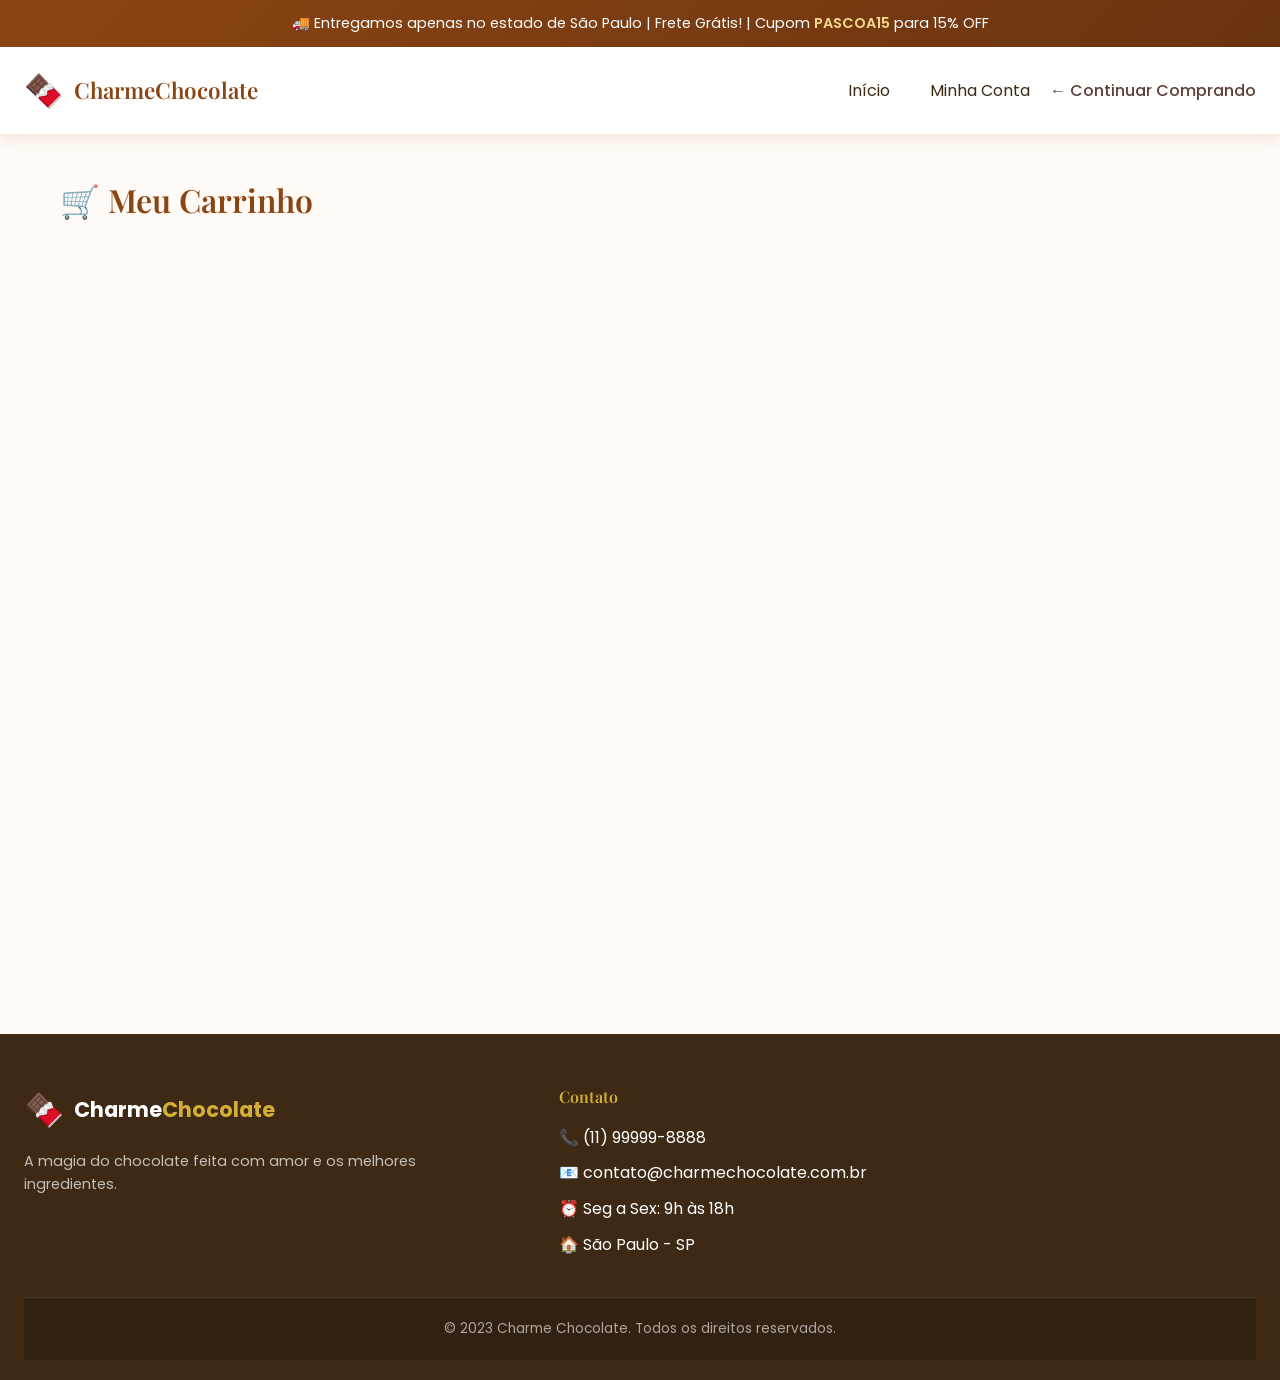
<file: checkout.html>
<!DOCTYPE html>
<html lang="pt-BR">
<head>
    <meta charset="UTF-8">
    <meta name="viewport" content="width=device-width, initial-scale=1.0">
    <title>Carrinho - Charme Chocolate</title>
    <link rel="preconnect" href="https://fonts.googleapis.com">
    <link rel="preconnect" href="https://fonts.gstatic.com" crossorigin>
    <link href="https://fonts.googleapis.com/css2?family=Playfair+Display:wght@400;500;600;700&family=Poppins:wght@300;400;500;600&display=swap" rel="stylesheet">
    <link rel="stylesheet" href="styles.css">
    <style>
        .checkout-page {
            min-height: 100vh;
            background: var(--bg-light);
            padding: 40px 0;
        }
        
        .checkout-container {
            max-width: 1200px;
            margin: 0 auto;
            padding: 0 20px;
        }
        
        .checkout-header {
            display: flex;
            align-items: center;
            justify-content: space-between;
            margin-bottom: 40px;
        }
        
        .checkout-header h1 {
            font-size: 2rem;
            color: var(--primary);
        }
        
        .back-btn {
            display: inline-flex;
            align-items: center;
            gap: 8px;
            color: var(--text-medium);
            font-weight: 500;
            transition: var(--transition);
        }
        
        .back-btn:hover {
            color: var(--primary);
        }
        
        .checkout-grid {
            display: grid;
            grid-template-columns: 1fr 450px;
            gap: 40px;
        }
        
        .cart-items-section {
            background: var(--white);
            border-radius: var(--radius-lg);
            padding: 30px;
            box-shadow: var(--shadow-sm);
        }
        
        .cart-items-section textarea {
            width: 100%;
            padding: 12px 15px;
            border: 2px solid var(--secondary);
            border-radius: var(--radius-md);
            font-size: 0.95rem;
            font-family: inherit;
            resize: vertical;
            min-height: 80px;
        }
        
        .cart-items-section textarea:focus {
            border-color: var(--primary);
            outline: none;
        }
        
        .cart-items-header {
            display: flex;
            justify-content: space-between;
            align-items: center;
            margin-bottom: 20px;
            padding-bottom: 20px;
            border-bottom: 1px solid rgba(139, 69, 19, 0.1);
        }
        
        .cart-items-header h2 {
            font-size: 1.3rem;
            color: var(--text-dark);
        }
        
        .clear-cart-btn {
            background: none;
            border: none;
            color: #E53935;
            cursor: pointer;
            font-size: 0.9rem;
            font-weight: 500;
        }
        
        .cart-item {
            display: flex;
            gap: 20px;
            padding: 20px 0;
            border-bottom: 1px solid rgba(139, 69, 19, 0.1);
        }
        
        .cart-item:last-child {
            border-bottom: none;
        }
        
        .cart-item-image {
            width: 100px;
            height: 100px;
            border-radius: var(--radius-md);
            overflow: hidden;
            flex-shrink: 0;
        }
        
        .cart-item-image img {
            width: 100%;
            height: 100%;
            object-fit: cover;
        }
        
        .cart-item-details {
            flex: 1;
        }
        
        .cart-item-details h3 {
            font-size: 1.1rem;
            color: var(--text-dark);
            margin-bottom: 5px;
        }
        
        .cart-item-details .product-category {
            font-size: 0.85rem;
            color: var(--text-light);
            margin-bottom: 10px;
        }
        
        .cart-item-details .price-current {
            font-size: 1.1rem;
            font-weight: 600;
            color: var(--primary);
        }
        
        .cart-item-actions {
            display: flex;
            flex-direction: column;
            align-items: flex-end;
            gap: 10px;
        }
        
        .quantity-controls {
            display: flex;
            align-items: center;
            gap: 10px;
        }
        
        .qty-btn {
            width: 32px;
            height: 32px;
            border: 2px solid var(--secondary);
            background: var(--white);
            border-radius: var(--radius-sm);
            cursor: pointer;
            font-size: 1.2rem;
            color: var(--primary);
            transition: var(--transition);
        }
        
        .qty-btn:hover {
            background: var(--primary);
            border-color: var(--primary);
            color: var(--white);
        }
        
        .qty-value {
            font-weight: 600;
            min-width: 30px;
            text-align: center;
        }
        
        .remove-item-btn {
            background: none;
            border: none;
            color: #E53935;
            cursor: pointer;
            font-size: 0.85rem;
            display: flex;
            align-items: center;
            gap: 5px;
        }
        
        .remove-item-btn:hover {
            text-decoration: underline;
        }
        
        .cart-summary-section {
            position: sticky;
            top: 120px;
        }
        
        .summary-card {
            background: var(--white);
            border-radius: var(--radius-lg);
            padding: 30px;
            box-shadow: var(--shadow-sm);
        }
        
        .summary-card h2 {
            font-size: 1.3rem;
            color: var(--text-dark);
            margin-bottom: 20px;
            padding-bottom: 20px;
            border-bottom: 1px solid rgba(139, 69, 19, 0.1);
        }
        
        .summary-row {
            display: flex;
            justify-content: space-between;
            margin-bottom: 15px;
            color: var(--text-medium);
        }
        
        .summary-row.total {
            font-size: 1.2rem;
            font-weight: 600;
            color: var(--text-dark);
            margin-top: 20px;
            padding-top: 20px;
            border-top: 2px solid var(--secondary);
        }
        
        .summary-row.total .price-current {
            color: var(--primary);
            font-size: 1.5rem;
        }
        
        .coupon-section {
            margin: 20px 0;
        }
        
        .coupon-input-group {
            display: flex;
            gap: 10px;
        }
        
        .coupon-input-group input {
            flex: 1;
            padding: 12px 15px;
            border: 2px solid var(--secondary);
            border-radius: var(--radius-md);
            font-size: 0.95rem;
            outline: none;
        }
        
        .coupon-input-group input:focus {
            border-color: var(--primary);
        }
        
        .coupon-btn {
            padding: 12px 20px;
            background: var(--secondary);
            border: none;
            border-radius: var(--radius-md);
            font-weight: 500;
            cursor: pointer;
            transition: var(--transition);
        }
        
        .coupon-btn:hover {
            background: var(--primary);
            color: var(--white);
        }
        
        .coupon-success {
            display: none;
            color: #2E7D32;
            font-size: 0.85rem;
            margin-top: 8px;
            font-weight: 500;
        }
        
        .coupon-success.show {
            display: block;
        }
        
        .login-required-notice {
            background: #fff3cd;
            border: 2px solid #ffc107;
            border-radius: var(--radius-md);
            padding: 15px;
            margin-top: 20px;
            text-align: center;
        }
        
        .login-required-notice p {
            color: #856404;
            margin-bottom: 10px;
            font-size: 0.9rem;
        }
        
        .btn-create-account {
            display: inline-block;
            padding: 10px 25px;
            background: linear-gradient(135deg, var(--primary) 0%, var(--primary-dark) 100%);
            color: var(--white);
            border-radius: var(--radius-full);
            font-weight: 500;
            text-decoration: none;
            transition: var(--transition);
        }
        
        .btn-create-account:hover {
            transform: translateY(-2px);
            box-shadow: 0 4px 15px rgba(139, 69, 19, 0.3);
        }
        
        .checkout-form {
            margin-top: 30px;
            transition: opacity 0.3s ease;
        }
        
        .form-section {
            margin-bottom: 25px;
        }
        
        .form-section h3 {
            font-size: 1.1rem;
            color: var(--text-dark);
            margin-bottom: 15px;
        }
        
        .form-row {
            display: grid;
            grid-template-columns: 1fr 1fr;
            gap: 15px;
        }
        
        .form-row.address-row {
            display: flex;
            gap: 15px;
        }
        
        .form-row.address-row .form-group:first-child {
            flex: 2;
        }
        
        .form-row.address-row .form-group:last-child {
            flex: 0 0 120px;
        }
        
        .form-group {
            margin-bottom: 15px;
        }
        
        .form-group.full {
            grid-column: span 2;
        }
        
        .form-group label {
            display: block;
            margin-bottom: 8px;
            font-weight: 500;
            color: var(--text-medium);
            font-size: 0.9rem;
        }
        
        .form-group label .required {
            color: #E53935;
        }
        
        .form-group input,
        .form-group select,
        .form-group textarea {
            width: 100%;
            padding: 12px 15px;
            border: 2px solid var(--secondary);
            border-radius: var(--radius-md);
            font-size: 0.95rem;
            font-family: inherit;
            outline: none;
            transition: var(--transition);
        }
        
        .form-group textarea {
            resize: vertical;
            min-height: 80px;
        }
        
        .form-group input:focus,
        .form-group select:focus,
        .form-group textarea:focus {
            border-color: var(--primary);
        }
        
        .form-group input.error {
            border-color: #E53935;
        }
        
        .form-group input:disabled {
            background: #f5f5f5;
            cursor: not-allowed;
        }
        
        .cep-loading {
            display: none;
            font-size: 0.8rem;
            color: var(--text-light);
            margin-top: 5px;
        }
        
        .cep-loading.show {
            display: block;
        }
        
        .payment-methods-checkout {
            display: flex;
            flex-direction: column;
            gap: 10px;
        }
        
        .payment-option {
            display: flex;
            align-items: center;
            gap: 15px;
            padding: 15px;
            border: 2px solid var(--secondary);
            border-radius: var(--radius-md);
            cursor: pointer;
            transition: var(--transition);
        }
        
        .payment-option:hover,
        .payment-option.selected {
            border-color: var(--primary);
            background: var(--bg-cream);
        }
        
        .payment-option input {
            display: none;
        }
        
        .payment-radio {
            width: 20px;
            height: 20px;
            border: 2px solid var(--secondary);
            border-radius: 50%;
            position: relative;
            flex-shrink: 0;
        }
        
        .payment-option.selected .payment-radio {
            border-color: var(--primary);
        }
        
        .payment-option.selected .payment-radio::after {
            content: '';
            position: absolute;
            top: 50%;
            left: 50%;
            transform: translate(-50%, -50%);
            width: 10px;
            height: 10px;
            background: var(--primary);
            border-radius: 50%;
        }
        
        .payment-icon {
            font-size: 1.5rem;
            flex-shrink: 0;
        }
        
        .payment-info {
            flex: 1;
        }
        
        .payment-info h4 {
            font-size: 0.95rem;
            color: var(--text-dark);
            margin-bottom: 3px;
        }
        
        .payment-info p {
            font-size: 0.8rem;
            color: var(--text-light);
        }
        
        .card-fields {
            display: none;
            margin-top: 20px;
            padding: 20px;
            background: var(--bg-cream);
            border-radius: var(--radius-md);
        }
        
        .card-fields.show {
            display: block;
        }
        
        .card-fields h4 {
            font-size: 1rem;
            color: var(--text-dark);
            margin-bottom: 15px;
        }
        
        .card-brand-icons {
            display: flex;
            gap: 10px;
            margin-bottom: 15px;
        }
        
        .card-brand {
            padding: 8px 12px;
            background: var(--white);
            border-radius: var(--radius-sm);
            font-size: 0.8rem;
            border: 1px solid #ddd;
        }
        
        .finish-order-btn {
            width: 100%;
            padding: 16px;
            background: linear-gradient(135deg, var(--primary) 0%, var(--primary-dark) 100%);
            color: var(--white);
            border: none;
            border-radius: var(--radius-full);
            font-size: 1.1rem;
            font-weight: 600;
            cursor: pointer;
            transition: var(--transition);
            margin-top: 20px;
        }
        
        .finish-order-btn:hover {
            transform: translateY(-2px);
            box-shadow: 0 6px 20px rgba(139, 69, 19, 0.4);
        }
        
        .empty-cart {
            text-align: center;
            padding: 60px 20px;
        }
        
        .empty-cart-icon {
            font-size: 5rem;
            margin-bottom: 20px;
        }
        
        .empty-cart h2 {
            color: var(--text-dark);
            margin-bottom: 10px;
        }
        
        .empty-cart p {
            color: var(--text-light);
            margin-bottom: 25px;
        }
        
        .empty-cart .btn {
            background: var(--primary);
            color: var(--white);
            padding: 14px 32px;
            border-radius: var(--radius-full);
            display: inline-block;
        }
        
        .order-success {
            display: none;
            text-align: center;
            padding: 60px 20px;
            background: var(--white);
            border-radius: var(--radius-lg);
        }
        
        .order-success.show {
            display: block;
        }
        
        .order-success-icon {
            font-size: 5rem;
            margin-bottom: 20px;
        }
        
        .order-success h2 {
            color: var(--primary);
            margin-bottom: 15px;
        }
        
        .order-success p {
            color: var(--text-medium);
            margin-bottom: 25px;
        }
        
        .order-details {
            background: var(--bg-cream);
            padding: 20px;
            border-radius: var(--radius-md);
            margin: 20px 0;
            text-align: left;
        }
        
        .order-details p {
            margin-bottom: 10px;
        }
        
        .loading-modal {
            display: none;
            position: fixed;
            top: 0;
            left: 0;
            width: 100%;
            height: 100%;
            background: rgba(0, 0, 0, 0.8);
            z-index: 99999;
            justify-content: center;
            align-items: center;
            padding: 20px;
        }
        
        .loading-modal.show {
            display: flex;
        }
        
        .loading-modal-content {
            background: var(--white);
            border-radius: var(--radius-lg);
            padding: 40px;
            text-align: center;
            max-width: 350px;
        }
        
        .loading-spinner {
            width: 60px;
            height: 60px;
            border: 5px solid var(--bg-cream);
            border-top: 5px solid var(--primary);
            border-radius: 50%;
            margin: 0 auto 20px;
            animation: spin 1s linear infinite;
        }
        
        @keyframes spin {
            0% { transform: rotate(0deg); }
            100% { transform: rotate(360deg); }
        }
        
        .loading-modal-content h3 {
            color: var(--text-dark);
            margin-bottom: 10px;
            font-size: 1.2rem;
        }
        
        .loading-modal-content p {
            color: var(--text-light);
            font-size: 0.95rem;
        }
        
        .pix-modal {
            display: none;
            position: fixed;
            top: 0;
            left: 0;
            width: 100%;
            height: 100%;
            background: rgba(0, 0, 0, 0.7);
            z-index: 9999;
            justify-content: center;
            align-items: center;
            padding: 20px;
        }
        
        .pix-modal.show {
            display: flex;
        }
        
        .pix-modal-content {
            background: var(--white);
            border-radius: var(--radius-md);
            padding: 25px;
            max-width: 400px;
            width: 100%;
            text-align: center;
            animation: modalSlide 0.3s ease;
            max-height: 90vh;
            overflow-y: auto;
        }
        
        @keyframes modalSlide {
            from {
                transform: translateY(-30px);
                opacity: 0;
            }
            to {
                transform: translateY(0);
                opacity: 1;
            }
        }
        
        .pix-modal-icon {
            font-size: 2.5rem;
            margin-bottom: 15px;
        }
        
        .pix-modal h2 {
            color: var(--primary);
            margin-bottom: 10px;
            font-size: 1.2rem;
        }
        
        .pix-modal p {
            color: var(--text-medium);
            margin-bottom: 15px;
            font-size: 0.9rem;
        }
        
        .pix-code-box {
            background: var(--bg-cream);
            padding: 15px;
            border-radius: var(--radius-md);
            margin: 15px 0;
            border: 2px dashed var(--primary);
        }
        
        .pix-code {
            font-family: monospace;
            font-size: 1.1rem;
            font-weight: 600;
            color: var(--primary);
            word-break: break-all;
        }
        
        .pix-copy-btn {
            background: var(--secondary);
            color: var(--white);
            border: none;
            padding: 8px 16px;
            border-radius: var(--radius-md);
            cursor: pointer;
            font-weight: 500;
            margin-top: 10px;
            transition: var(--transition);
            font-size: 0.85rem;
        }
        
        .pix-copy-btn:hover {
            background: var(--primary);
        }
        
        .pix-instructions {
            background: #FFF3E0;
            padding: 12px;
            border-radius: var(--radius-md);
            margin: 15px 0;
            text-align: left;
        }
        
        .pix-instructions h4 {
            color: #E65100;
            margin-bottom: 8px;
            font-size: 0.85rem;
        }
        
        .pix-instructions ol {
            padding-left: 18px;
            color: var(--text-medium);
            font-size: 0.8rem;
        }
        
        .pix-instructions li {
            margin-bottom: 3px;
        }
        
        .pix-confirm-btn {
            width: 100%;
            padding: 12px;
            background: linear-gradient(135deg, #25D366 0%, #128C7E 100%);
            color: var(--white);
            border: none;
            border-radius: var(--radius-md);
            font-size: 0.95rem;
            font-weight: 600;
            cursor: pointer;
            transition: var(--transition);
            margin-top: 10px;
        }
        
        .pix-confirm-btn:hover {
            transform: translateY(-2px);
            box-shadow: 0 4px 15px rgba(37, 211, 102, 0.4);
        }
        
        .pix-cancel-btn {
            background: none;
            border: none;
            color: var(--text-light);
            cursor: pointer;
            margin-top: 10px;
            font-size: 0.85rem;
        }
        
        .pix-cancel-btn:hover {
            color: var(--text-dark);
        }
        
        @media (max-width: 480px) {
            .pix-modal-content {
                padding: 15px;
                max-width: 95%;
                margin: 10px;
            }
            
            .pix-modal h2 {
                font-size: 1rem;
            }
            
            .pix-code {
                font-size: 0.85rem;
            }
            
            .pix-modal-icon {
                font-size: 2rem;
            }
            
            .pix-instructions {
                padding: 10px;
            }
            
            .pix-instructions ol {
                font-size: 0.75rem;
            }
        }
        
        @media (max-width: 968px) {
            .checkout-grid {
                grid-template-columns: 1fr;
            }
            
            .cart-summary-section {
                position: static;
            }
            
            .cart-items-section,
            .cart-summary-section {
                padding: 20px;
            }
        }
        
        @media (max-width: 600px) {
            .checkout-page {
                padding: 20px 10px;
            }
            
            .cart-item {
                flex-direction: column;
                align-items: flex-start;
                margin-bottom: 15px;
                padding-bottom: 15px;
            }
            
            .cart-item-image {
                width: 100%;
                height: 150px;
            }
            
            .cart-item-details {
                width: 100%;
                margin-bottom: 10px;
            }
            
            .cart-item-details h3 {
                font-size: 0.95rem;
            }
            
            .cart-item-actions {
                flex-direction: row;
                justify-content: space-between;
                align-items: center;
                width: 100%;
            }
            
            .quantity-controls {
                width: auto;
            }
            
            .remove-item-btn {
                font-size: 0.8rem;
                padding: 8px 12px;
            }
            
            .form-row {
                grid-template-columns: 1fr;
                gap: 0;
            }
            
            .form-group {
                margin-bottom: 15px;
            }
            
            .form-group.full {
                grid-column: span 1;
            }
            
            .form-row.address-row {
                flex-direction: column;
            }
            
            .form-row.address-row .form-group {
                flex: unset !important;
                width: 100%;
            }
            
            .summary-card {
                padding: 20px;
            }
            
            .summary-row {
                font-size: 0.9rem;
            }
            
            .summary-row.total {
                font-size: 1.1rem;
            }
            
            .checkout-form {
                margin-top: 20px;
            }
            
            .form-section h3 {
                font-size: 1rem;
            }
            
            .payment-methods-checkout {
                flex-direction: column;
                gap: 10px;
            }
            
            .payment-option {
                padding: 12px;
            }
            
            .btn-finalizar {
                padding: 14px;
                font-size: 1rem;
            }
            
            .login-required-notice {
                padding: 12px;
            }
            
            .login-required-notice p {
                font-size: 0.85rem;
            }
            
            .welcome-message {
                display: none;
            }
            
            .nav-actions {
                gap: 10px;
            }
            
            .nav-link {
                font-size: 0.85rem;
            }
            
            .whatsapp-btn {
                bottom: 15px;
                right: 15px;
            }
            
            .whatsapp-btn a {
                width: 50px;
                height: 50px;
                font-size: 1.3rem;
            }
            
            .order-success-card {
                padding: 20px;
            }
            
            .order-success-card h2 {
                font-size: 1.2rem;
            }
        }
        
        @media (max-width: 400px) {
            .cart-items-section,
            .cart-summary-section {
                padding: 15px;
            }
            
            .page-header {
                padding: 15px;
            }
            
            .page-header h1 {
                font-size: 1.3rem;
            }
            
            .btn-finalizar {
                font-size: 0.9rem;
                padding: 12px;
            }
        }
    </style>
</head>
<body>
    <header class="header">
        <div class="announcement-bar">
            <p>🚚 Entregamos apenas no estado de São Paulo | Frete Grátis! | Cupom <strong>PASCOA15</strong> para 15% OFF</p>
        </div>
        <nav class="nav-container">
            <div class="nav-wrapper">
                <a href="index.html" class="logo">
                    <span class="logo-icon">🍫</span>
                    <span class="logo-text">Charme<span>Chocolate</span></span>
                </a>
                <div class="nav-actions">
                    <a href="index.html" class="nav-link">Início</a>
                    <span class="welcome-message" id="welcome-message"></span>
                    <a href="minha-conta.html" class="nav-link" id="account-link">Minha Conta</a>
                    <a href="index.html" class="back-btn">← Continuar Comprando</a>
                </div>
                <button class="mobile-menu-btn">
                    <svg width="24" height="24" viewBox="0 0 24 24" fill="none" stroke="currentColor" stroke-width="2" stroke-linecap="round" stroke-linejoin="round">
                        <line x1="3" y1="6" x2="21" y2="6"></line>
                        <line x1="3" y1="12" x2="21" y2="12"></line>
                        <line x1="3" y1="18" x2="21" y2="18"></line>
                    </svg>
                </button>
            </div>
        </nav>
    </header>

    <main class="checkout-page">
        <div class="checkout-container">
            <div class="checkout-header">
                <h1>🛒 Meu Carrinho</h1>
            </div>
            
            <div class="checkout-grid">
                <div class="cart-items-section">
                    <div class="cart-items-header">
                        <h2>Produtos Selecionados</h2>
                        <button class="clear-cart-btn" onclick="clearCart()">Limpar Carrinho</button>
                    </div>
                    
                    <div id="cart-items-container">
                    </div>
                    
                    <div class="form-group" style="margin-top: 20px;">
                        <label>Observações do Pedido</label>
                        <textarea id="order-note" placeholder="Alguma observação adicional para o seu pedido? (opcional)" rows="3"></textarea>
                    </div>
                </div>
                
                <div class="cart-summary-section">
                    <div class="summary-card">
                        <h2>Resumo do Pedido</h2>
                        
                        <div class="summary-row">
                            <span>Subtotal</span>
                            <span id="subtotal">R$ 0,00</span>
                        </div>
                        <div class="summary-row">
                            <span>Frete</span>
                            <span id="shipping" style="color: #2E7D32; font-weight: 500;">Grátis (SP)</span>
                        </div>
                        <p style="font-size: 0.8rem; color: #666; margin-top: 5px;">* Entregamos apenas no estado de São Paulo</p>
                        <p style="font-size: 0.8rem; color: var(--primary); margin-top: 5px;">📦 Pedido mínimo: R$ 89,00</p>
                        <div class="summary-row" id="discount-row" style="display: none;">
                            <span>Desconto</span>
                            <span id="discount" style="color: #2E7D32;">- R$ 0,00</span>
                        </div>
                        
                        <div class="coupon-section">
                            <div class="coupon-input-group">
                                <input type="text" id="coupon-input" placeholder="Cupom de desconto">
                                <button class="coupon-btn" onclick="applyCoupon()">Aplicar</button>
                            </div>
                            <p class="coupon-success" id="coupon-message"></p>
                        </div>
                        
                        <div class="summary-row total">
                            <span>Total</span>
                            <span class="price-current" id="total-price">R$ 0,00</span>
                        </div>
                        
                        <div class="login-required-notice" id="login-required-notice" style="display: none;">
                            <p>⚠️ <strong>Você precisa criar uma conta para finalizar o pedido.</strong></p>
                            <a href="conta.html" class="btn-create-account">Criar Conta / Login</a>
                        </div>
                        
                        <div class="checkout-form">
                            <div class="form-section">
                                <h3>Dados para Entrega</h3>
                                <div class="form-row">
                                    <div class="form-group">
                                        <label>Nome Completo <span class="required">*</span></label>
                                        <input type="text" id="name" placeholder="Seu nome completo" required>
                                    </div>
                                    <div class="form-group">
                                        <label>Telefone <span class="required">*</span></label>
                                        <input type="tel" id="phone" placeholder="(11) 99999-9999" required>
                                    </div>
                                </div>
                                <div class="form-row">
                                    <div class="form-group full">
                                        <label>CEP <span class="required">*</span></label>
                                        <div style="position: relative;">
                                            <input type="text" id="cep" placeholder="00000-000" maxlength="9" required>
                                            <span class="cep-loading" id="cep-loading">Buscando CEP...</span>
                                        </div>
                                    </div>
                                </div>
                                <div class="form-row address-row">
                                    <div class="form-group">
                                        <label>Endereço <span class="required">*</span></label>
                                        <input type="text" id="address" placeholder="Rua, Avenida, etc." required>
                                    </div>
                                    <div class="form-group">
                                        <label>Número <span class="required">*</span></label>
                                        <input type="text" id="number" placeholder="123" required>
                                    </div>
                                </div>
                                <div class="form-row">
                                    <div class="form-group">
                                        <label>Bairro <span class="required">*</span></label>
                                        <input type="text" id="neighborhood" placeholder="Bairro" required>
                                    </div>
                                    <div class="form-group">
                                        <label>Cidade <span class="required">*</span></label>
                                        <input type="text" id="city" placeholder="Cidade" required>
                                    </div>
                                </div>
                                <div class="form-row">
                                    <div class="form-group">
                                        <label>Estado <span class="required">*</span></label>
                                        <input type="text" id="state" value="SP" readonly>
                                    </div>
                                    <div class="form-group">
                                        <label>Referência</label>
                                        <input type="text" id="reference" placeholder="Ponto de referência">
                                    </div>
                                </div>
                            </div>
                            
                                <div class="form-section">
                                <h3>Forma de Pagamento</h3>
                                <div class="payment-methods-checkout">
                                    <label class="payment-option selected" data-payment="credit">
                                        <input type="radio" name="payment" value="credit" checked>
                                        <span class="payment-radio"></span>
                                        <span class="payment-icon">💳</span>
                                        <div class="payment-info">
                                            <h4>Cartão de Crédito</h4>
                                            <p>Parcele em até 3x sem juros</p>
                                        </div>
                                    </label>
                                    <label class="payment-option" data-payment="debit">
                                        <input type="radio" name="payment" value="debit">
                                        <span class="payment-radio"></span>
                                        <span class="payment-icon">💳</span>
                                        <div class="payment-info">
                                            <h4>Cartão de Débito</h4>
                                            <p>Pagamento à vista</p>
                                        </div>
                                    </label>
                                    <label class="payment-option" data-payment="pix">
                                        <input type="radio" name="payment" value="pix">
                                        <span class="payment-radio"></span>
                                        <span class="payment-icon">📱</span>
                                        <div class="payment-info">
                                            <h4>PIX</h4>
                                        </div>
                                    </label>
                                </div>
                                
                                <div class="card-fields show" id="card-fields">
                                    <h4>Dados do Cartão (Crédito/Débito)</h4>
                                    <div class="card-brand-icons">
                                        <span class="card-brand">VISA</span>
                                        <span class="card-brand">MASTERCARD</span>
                                        <span class="card-brand">ELO</span>
                                        <span class="card-brand">AMEX</span>
                                    </div>
                                    <div class="form-group">
                                        <label>Número do Cartão</label>
                                        <input type="text" id="card-number" placeholder="0000 0000 0000 0000" maxlength="19">
                                    </div>
                                    <div class="form-row">
                                        <div class="form-group">
                                            <label>Nome no Cartão</label>
                                            <input type="text" id="card-name" placeholder="Nome como no cartão">
                                        </div>
                                        <div class="form-group">
                                            <label>CVV</label>
                                            <input type="text" id="card-cvv" placeholder="123" maxlength="4">
                                        </div>
                                    </div>
                                    <div class="form-row">
                                        <div class="form-group">
                                            <label>Validade (MM/AA)</label>
                                            <input type="text" id="card-expiry" placeholder="MM/AA" maxlength="5">
                                        </div>
                                        <div class="form-group" id="installments-group">
                                            <label>Parcelas</label>
                                            <select id="installments">
                                                <option value="1">À vista (1x)</option>
                                                <option value="2">2x sem juros</option>
                                                <option value="3">3x sem juros</option>
                                            </select>
                                        </div>
                                    </div>
                                </div>
                            </div>
                            
                            <button class="finish-order-btn" onclick="finishOrder()">
                                Finalizar Pedido
                            </button>
                        </div>
                    </div>
                </div>
            </div>
            
            <div class="order-success" id="order-success">
                <div class="order-success-icon">🎉</div>
                <h2>Pedido Realizado com Sucesso!</h2>
                <p>Seu pedido foi recebido e está sendo preparado com muito carinho.</p>
                <div class="order-details" id="order-details">
                    <p><strong>Número do Pedido:</strong> <span id="order-number">#00000</span></p>
                    <p><strong>Total:</strong> <span id="order-total">R$ 0,00</span></p>
                    <p><strong>Forma de Pagamento:</strong> <span id="order-payment">PIX</span></p>
                </div>
                <div style="background: #E3F2FD; padding: 15px; border-radius: 8px; margin: 15px 0; text-align: left;">
                    <p style="margin: 0; color: #1565C0; font-size: 0.95rem;">
                        <strong>📋 Instruções:</strong><br><br>
                        Seu pedido só começará a ser preparado <strong>após a confirmação do pagamento</strong>.<br><br>
                        <strong>Pagamento via PIX:</strong> O código PIX foi copiado.Após fazer o pagamento, seu pedido entrará em nosso sistema automaticamente.<br><br>
                        <strong>Pagamento via Cartão:</strong> Aguarde a confirmação da administradora do cartão.<br><br>
                        Você receberá atualizações por <strong>WhatsApp</strong> sobre o status do seu pedido!
                    </p>
                </div>
                <a href="https://wa.me/5511912345678?text=Oi%20realizei%20um%20pagamento%20e%20aki%20esta%20o%20comprovante." target="_blank" class="btn" style="background: #25D366; color: white; padding: 14px 32px; border-radius: 50px; display: inline-flex; align-items: center; gap: 10px; margin-top: 10px;">
                    📱 Enviar Comprovante via WhatsApp
                </a>
                <p style="color: #666; font-size: 0.9rem; margin-top: 15px;">Tempo estimado de preparo: 24h úteis</p>
                <a href="index.html" class="btn btn-primary" style="margin-top: 20px;">Continuar Comprando</a>
            </div>
        </div>
    </main>

    <div class="mobile-menu-overlay" id="mobile-menu-overlay"></div>
    <div class="mobile-menu" id="mobile-menu">
        <div class="mobile-menu-header">
            <span class="logo-icon">🍫</span>
            <button class="mobile-menu-close" id="mobile-menu-close">
                <svg width="24" height="24" viewBox="0 0 24 24" fill="none" stroke="currentColor" stroke-width="2" stroke-linecap="round" stroke-linejoin="round">
                    <line x1="18" y1="6" x2="6" y2="18"></line>
                    <line x1="6" y1="6" x2="18" y2="18"></line>
                </svg>
            </button>
        </div>
        <div class="mobile-menu-user">
            <a href="minha-conta.html">
                <span>👤</span>
                <span id="mobile-user-name">Minha Conta</span>
            </a>
        </div>
        <div class="mobile-menu-content">
            <a href="index.html" class="mobile-nav-item">🏠 Início</a>
            <a href="produtos.html" class="mobile-nav-item">🍫 Chocolates</a>
            <div class="mobile-submenu">
                <a href="produtos.html">Trufas</a>
                <a href="produtos.html">Tabletes</a>
                <a href="produtos.html">Bombons</a>
            </div>
            <a href="produtos.html" class="mobile-nav-item">🎁 Cestas</a>
            <div class="mobile-submenu">
                <a href="produtos.html">Café da Manhã</a>
                <a href="produtos.html">Natal</a>
                <a href="produtos.html">Aniversário</a>
                <a href="produtos.html">Românticas</a>
            </div>
            <a href="produtos.html" class="mobile-nav-item">🥚 Páscoa</a>
            <div class="mobile-submenu">
                <a href="produtos.html">Ovos de Páscoa</a>
                <a href="produtos.html">Infantis</a>
                <a href="produtos.html">Adultos</a>
            </div>
            <a href="checkout.html" class="mobile-nav-item">🛒 Carrinho <span id="mobile-cart-count" style="background: #e74c3c; color: #fff; padding: 2px 8px; border-radius: 10px; font-size: 0.75rem; margin-left: 5px;">0</span></a>
            <a href="https://wa.me/5511912345678?text=Ol%C3%A1%2C%20preciso%20de%20uma%20informa%C3%A7%C3%A3o" target="_blank" class="mobile-nav-item">📞 Contato</a>
        </div>
    </div>

    <footer class="footer">
        <div class="container">
            <div class="footer-grid">
                <div class="footer-column">
                    <div class="footer-logo">
                        <span class="logo-icon">🍫</span>
                        <span class="logo-text">Charme<span>Chocolate</span></span>
                    </div>
                    <p>A magia do chocolate feita com amor e os melhores ingredientes.</p>
                </div>
                <div class="footer-column">
                    <h4>Contato</h4>
                    <ul class="contact-info">
                        <li>📞 (11) 99999-8888</li>
                        <li>📧 contato@charmechocolate.com.br</li>
                        <li>⏰ Seg a Sex: 9h às 18h</li>
                        <li>🏠 São Paulo - SP</li>
                    </ul>
                </div>
            </div>
            <div class="footer-bottom">
                <p>© 2023 Charme Chocolate. Todos os direitos reservados.</p>
            </div>
        </div>
    </footer>

    <div class="loading-modal" id="loading-modal">
        <div class="loading-modal-content">
            <div class="loading-spinner"></div>
            <h3>Processando pagamento...</h3>
            <p>Aguarde alguns segundos</p>
        </div>
    </div>

    <div class="pix-modal" id="pix-modal">
        <div class="pix-modal-content">
            <div class="pix-modal-icon">📱</div>
            <h2>Pagamento via PIX</h2>
            <p>Copie a chave PIX abaixo e faça o pagamento:</p>
            
            <div class="pix-code-box">
                <div class="pix-code" id="pix-code">123456789</div>
                <button class="pix-copy-btn" onclick="copyPixCode()">📋 Copiar Código</button>
            </div>
            
            <div class="pix-instructions">
                <h4>⚠️ Como pagar com PIX:</h4>
                <ol>
                    <li>Abra o aplicativo do seu banco</li>
                    <li>Escolha a opção PIX ou pagamento</li>
                    <li>Cole ou digite a chave acima</li>
                    <li>Confirme o valor de <strong id="pix-amount">R$ 0,00</strong></li>
                    <li>Após confirmar o pagamento, clique em "Já fiz o pagamento"</li>
                </ol>
            </div>
            
            <button class="pix-confirm-btn" onclick="confirmPixPayment()">
                ✓ Já fiz o pagamento
            </button>
            
            <button class="pix-cancel-btn" onclick="closePixModal()">
                Cancelar
            </button>
        </div>
    </div>

    <script>
        let cart = JSON.parse(localStorage.getItem('charmeCart')) || [];
        let appliedCoupon = null;
        let discountPercentage = 0;
        
        function saveCart() {
            localStorage.setItem('charmeCart', JSON.stringify(cart));
            updateCartCount();
        }
        
        function updateCartCount() {
            const totalItems = cart.reduce((sum, item) => sum + item.quantity, 0);
            document.querySelectorAll('.cart-count').forEach(el => {
                el.textContent = totalItems;
            });
            document.querySelectorAll('.cart-count-badge').forEach(el => {
                el.textContent = totalItems;
                el.style.display = totalItems > 0 ? 'flex' : 'none';
            });
        }
        
        function formatPrice(value) {
            const num = parseFloat(value) || 0;
            return `R$ ${num.toFixed(2).replace('.', ',')}`;
        }
        
        function renderCart() {
            const container = document.getElementById('cart-items-container');
            const cartItemsSection = document.querySelector('.cart-items-section');
            const summarySection = document.querySelector('.cart-summary-section');
            const orderSuccess = document.getElementById('order-success');
            
            if (cart.length === 0) {
                cartItemsSection.style.display = 'none';
                summarySection.style.display = 'none';
                container.innerHTML = `
                    <div class="empty-cart">
                        <div class="empty-cart-icon">🛒</div>
                        <h2>Seu carrinho está vazio</h2>
                        <p>Adicione produtos para começar suas compras</p>
                        <a href="index.html" class="btn">Voltar às Compras</a>
                    </div>
                `;
                return;
            }
            
            cartItemsSection.style.display = 'block';
            summarySection.style.display = 'block';
            orderSuccess.classList.remove('show');
            
            container.innerHTML = cart.map((item, index) => `
                <div class="cart-item">
                    <div class="cart-item-image">
                        <img src="${item.image}" alt="${item.name}">
                    </div>
                    <div class="cart-item-details">
                        <h3>${item.name}</h3>
                        <span class="product-category">${item.category}</span>
                        <span class="price-current">${formatPrice(item.price)}</span>
                    </div>
                    <div class="cart-item-actions">
                        <div class="quantity-controls">
                            <button class="qty-btn" onclick="updateQuantity(${index}, -1)">−</button>
                            <span class="qty-value">${item.quantity}</span>
                            <button class="qty-btn" onclick="updateQuantity(${index}, 1)">+</button>
                        </div>
                        <button class="remove-item-btn" onclick="removeItem(${index})">
                            🗑️ Remover
                        </button>
                    </div>
                </div>
            `).join('');
            
            updateSummary();
        }
        
        function updateQuantity(index, change) {
            cart[index].quantity += change;
            if (cart[index].quantity <= 0) {
                cart.splice(index, 1);
            }
            saveCart();
            renderCart();
        }
        
        function removeItem(index) {
            cart.splice(index, 1);
            saveCart();
            renderCart();
        }
        
        function clearCart() {
            if (confirm('Tem certeza que deseja limpar o carrinho?')) {
                cart = [];
                appliedCoupon = null;
                discountPercentage = 0;
                saveCart();
                renderCart();
            }
        }
        
        function calculateSubtotal() {
            return cart.reduce((sum, item) => {
                let price = item.price;
                if (typeof price === 'string') {
                    price = parseFloat(price.replace('R$ ', '').replace(/\./g, '').replace(',', '.'));
                }
                price = parseFloat(price) || 0;
                const qty = parseInt(item.quantity) || 1;
                return sum + (price * qty);
            }, 0);
        }
        
        function updateSummary() {
            const subtotal = calculateSubtotal();
            const shipping = 0;
            const discountAmount = subtotal * (discountPercentage / 100);
            const total = subtotal + shipping - discountAmount;
            
            document.getElementById('subtotal').textContent = formatPrice(subtotal);
            document.getElementById('total-price').textContent = formatPrice(total);
            
            if (discountPercentage > 0) {
                document.getElementById('discount-row').style.display = 'flex';
                document.getElementById('discount').textContent = `- ${formatPrice(discountAmount)} (${discountPercentage}%)`;
            } else {
                document.getElementById('discount-row').style.display = 'none';
            }
        }
        
        function applyCoupon() {
            const couponInput = document.getElementById('coupon-input');
            const couponMessage = document.getElementById('coupon-message');
            const coupon = couponInput.value.toUpperCase().trim();
            
            if (!coupon) {
                couponMessage.textContent = 'Digite um cupom';
                couponMessage.classList.add('show');
                couponMessage.style.color = '#E53935';
                return;
            }
            
            if (coupon === 'PASCOA15') {
                discountPercentage = 15;
                appliedCoupon = 'PASCOA15';
                couponMessage.textContent = 'Cupom aplicado! 15% de desconto';
                couponMessage.classList.add('show');
                couponMessage.style.color = '#2E7D32';
                couponInput.disabled = true;
                document.querySelector('.coupon-btn').disabled = true;
                updateSummary();
            } else if (coupon === 'CHOCOLATE10') {
                discountPercentage = 10;
                appliedCoupon = 'CHOCOLATE10';
                couponMessage.textContent = 'Cupom aplicado! 10% de desconto';
                couponMessage.classList.add('show');
                couponMessage.style.color = '#2E7D32';
                couponInput.disabled = true;
                document.querySelector('.coupon-btn').disabled = true;
                updateSummary();
            } else {
                discountPercentage = 0;
                appliedCoupon = null;
                couponMessage.textContent = 'Cupom inválido';
                couponMessage.classList.add('show');
                couponMessage.style.color = '#E53935';
                updateSummary();
            }
            
            setTimeout(() => {
                if (appliedCoupon) {
                    couponMessage.classList.remove('show');
                }
            }, 3000);
        }
        
        async function buscaCep() {
            const cepInput = document.getElementById('cep');
            const cep = cepInput.value.replace(/\D/g, '');
            const cepLoading = document.getElementById('cep-loading');
            
            if (cep.length !== 8) {
                return;
            }
            
            cepLoading.classList.add('show');
            
            try {
                const response = await fetch(`https://viacep.com.br/ws/${cep}/json/`);
                const data = await response.json();
                
                if (!data.erro) {
                    if (data.uf !== 'SP') {
                        alert('⚠️ Desculpe, ainda não fazemos entregas nesta região. Realizamos entregas apenas para o estado de São Paulo.');
                        cepLoading.classList.remove('show');
                        return;
                    }
                    document.getElementById('address').value = data.logradouro ? `${data.logradouro}` : '';
                    document.getElementById('neighborhood').value = data.bairro || '';
                    document.getElementById('city').value = data.localidade || '';
                    document.getElementById('state').value = 'SP';
                    document.getElementById('number').focus();
                } else {
                    alert('CEP não encontrado. Por favor, preencha manualmente.');
                }
            } catch (error) {
                console.error('Erro ao buscar CEP:', error);
                alert('Erro ao buscar CEP. Por favor, preencha manualmente.');
            } finally {
                cepLoading.classList.remove('show');
            }
        }
        
        document.getElementById('cep').addEventListener('blur', buscaCep);
        
        document.getElementById('cep').addEventListener('input', function(e) {
            let value = e.target.value.replace(/\D/g, '');
            if (value.length > 5) {
                value = value.slice(0, 5) + '-' + value.slice(5, 8);
            }
            e.target.value = value;
        });
        
        document.querySelectorAll('.payment-option').forEach(option => {
            option.addEventListener('click', function() {
                document.querySelectorAll('.payment-option').forEach(opt => opt.classList.remove('selected'));
                this.classList.add('selected');
                
                const paymentType = this.dataset.payment;
                const cardFields = document.getElementById('card-fields');
                const installmentsGroup = document.getElementById('installments-group');
                const installmentsSelect = document.getElementById('installments');
                
                if (paymentType === 'credit' || paymentType === 'debit') {
                    cardFields.classList.add('show');
                    
                    if (paymentType === 'debit') {
                        installmentsGroup.style.display = 'none';
                    } else {
                        installmentsGroup.style.display = 'block';
                        installmentsSelect.innerHTML = `
                            <option value="1">À vista (1x)</option>
                            <option value="2">2x sem juros</option>
                            <option value="3">3x sem juros</option>
                        `;
                    }
                } else {
                    cardFields.classList.remove('show');
                }
            });
        });
        
        document.getElementById('card-number').addEventListener('input', function(e) {
            let value = e.target.value.replace(/\D/g, '');
            value = value.replace(/(\d{4})(?=\d)/g, '$1 ');
            e.target.value = value.slice(0, 19);
        });
        
        document.getElementById('card-cvv').addEventListener('input', function(e) {
            e.target.value = e.target.value.replace(/\D/g, '').slice(0, 4);
        });
        
        document.getElementById('card-expiry').addEventListener('input', function(e) {
            let value = e.target.value.replace(/\D/g, '');
            if (value.length > 2) {
                value = value.slice(0, 2) + '/' + value.slice(2, 4);
            }
            e.target.value = value;
        });
        
        document.getElementById('phone').addEventListener('input', function(e) {
            let value = e.target.value.replace(/\D/g, '');
            if (value.length > 0) {
                value = '(' + value;
            }
            if (value.length > 3) {
                value = value.slice(0, 3) + ') ' + value.slice(3);
            }
            if (value.length > 10) {
                if (value.length <= 14) {
                    value = value.slice(0, 10) + '-' + value.slice(10, 14);
                } else {
                    value = value.slice(0, 10) + '-' + value.slice(10, 15);
                }
            }
            e.target.value = value.slice(0, 15);
        });
        
        function finishOrder() {
            const name = document.getElementById('name').value.trim();
            const phone = document.getElementById('phone').value.trim();
            const cep = document.getElementById('cep').value.trim();
            const address = document.getElementById('address').value.trim();
            const number = document.getElementById('number').value.trim();
            const neighborhood = document.getElementById('neighborhood').value.trim();
            const city = document.getElementById('city').value.trim();
            const state = document.getElementById('state').value;
            
            let errors = [];
            
            if (!name) errors.push('Nome');
            if (!phone) errors.push('Telefone');
            if (!cep) errors.push('CEP');
            if (!address) errors.push('Endereço');
            if (!number) errors.push('Número');
            if (!neighborhood) errors.push('Bairro');
            if (!city) errors.push('Cidade');
            if (!state) errors.push('Estado');
            
            if (state && state !== 'SP') {
                alert('⚠️ Desculpe, ainda não fazemos entregas nesta região. Realizamos entregas apenas para o estado de São Paulo.');
                return;
            }
            
            const selectedPayment = document.querySelector('.payment-option.selected');
            const paymentType = selectedPayment ? selectedPayment.dataset.payment : 'credit';
            
            if (paymentType === 'credit' || paymentType === 'debit') {
                const cardNumber = document.getElementById('card-number').value.trim();
                const cardName = document.getElementById('card-name').value.trim();
                const cardCvv = document.getElementById('card-cvv').value.trim();
                const cardExpiry = document.getElementById('card-expiry').value.trim();
                
                if (!cardNumber) errors.push('Número do cartão');
                if (!cardName) errors.push('Nome no cartão');
                if (!cardCvv) errors.push('CVV');
                if (!cardExpiry) errors.push('Validade');
                
                if (errors.length === 0) {
                    const cardTypeText = paymentType === 'credit' ? 'Cartão de Crédito' : 'Cartão de Débito';
                    
                    document.getElementById('loading-modal').classList.add('show');
                    
                    setTimeout(() => {
                        document.getElementById('loading-modal').classList.remove('show');
                        alert(`❌ Falha no processamento do pagamento via ${cardTypeText}.\n\nPor favor, aguarde alguns minutos ou tente outra forma de pagamento.`);
                    }, 10000);
                    
                    return;
                }
            }
            
            if (errors.length > 0) {
                alert(`Por favor, preencha os seguintes campos:\n\n${errors.join('\n')}`);
                return;
            }
            
            if (cart.length === 0) {
                alert('Seu carrinho está vazio.');
                return;
            }
            
            const subtotal = calculateSubtotal();
            
            if (subtotal < 89) {
                alert('⚠️ O valor mínimo do pedido é R$ 89,00.\n\nAdicione mais produtos ao carrinho para finalizar a compra.');
                return;
            }
            
            const user = JSON.parse(localStorage.getItem('charmeCurrentUser'));
            if (!user) {
                alert('⚠️ Você precisa criar uma conta ou fazer login para finalizar o pedido.\n\nClique em "Minha Conta" no menu para criar sua conta ou fazer login.');
                window.location.href = 'conta.html';
                return;
            }
            const discountAmount = subtotal * (discountPercentage / 100);
            const total = subtotal - discountAmount;
            
            if (paymentType === 'pix') {
                showPixModal(total);
                return;
            }
            
            const addressData = {
                name: document.getElementById('name').value.trim(),
                phone: document.getElementById('phone').value.trim(),
                cep: document.getElementById('cep').value.trim(),
                address: document.getElementById('address').value.trim(),
                number: document.getElementById('number').value.trim(),
                neighborhood: document.getElementById('neighborhood').value.trim(),
                city: document.getElementById('city').value.trim(),
                state: document.getElementById('state').value.trim(),
                reference: document.getElementById('reference').value.trim(),
                note: document.getElementById('order-note').value.trim()
            };
            
            const orderNumber = Math.floor(Math.random() * 90000) + 10000;
            const order = {
                id: orderNumber,
                userId: user ? user.id : null,
                userEmail: user ? user.email : null,
                items: cart.map(item => ({
                    id: item.id,
                    name: item.name,
                    price: parseFloat(item.price) || 0,
                    quantity: parseInt(item.quantity) || 1,
                    flavor: item.flavor || null,
                    image: item.image
                })),
                subtotal: parseFloat(subtotal) || 0,
                discount: parseFloat(discountAmount) || 0,
                total: parseFloat(total) || 0,
                payment: paymentType === 'credit' ? 'Cartão de Crédito' : 'Cartão de Débito',
                status: 'aguardando',
                timestamp: Date.now(),
                address: addressData
            };
            
            const allOrders = JSON.parse(localStorage.getItem('charmeOrders')) || [];
            allOrders.push(order);
            localStorage.setItem('charmeOrders', JSON.stringify(allOrders));
            
            document.querySelector('.cart-items-section').style.display = 'none';
            document.querySelector('.cart-summary-section').style.display = 'none';
            document.getElementById('order-success').classList.add('show');
            
            document.getElementById('order-number').textContent = `#${orderNumber}`;
            document.getElementById('order-total').textContent = formatPrice(total);
            document.getElementById('order-payment').textContent = paymentType === 'credit' ? 'Cartão de Crédito' : 'Cartão de Débito';
            
            cart = [];
            appliedCoupon = null;
            discountPercentage = 0;
            saveCart();
            
            window.scrollTo({ top: 0, behavior: 'smooth' });
        }
        
        function showPixModal(total) {
            document.getElementById('pix-amount').textContent = formatPrice(total);
            document.getElementById('pix-modal').classList.add('show');
        }
        
        function closePixModal() {
            document.getElementById('pix-modal').classList.remove('show');
        }
        
        function copyPixCode() {
            const pixCode = document.getElementById('pix-code').textContent;
            navigator.clipboard.writeText(pixCode).then(() => {
                const btn = document.querySelector('.pix-copy-btn');
                btn.textContent = '✓ Copiado!';
                setTimeout(() => {
                    btn.textContent = '📋 Copiar Código';
                }, 2000);
            }).catch(() => {
                alert('Código PIX: ' + pixCode);
            });
        }
        
        function confirmPixPayment() {
            closePixModal();
            
            const subtotal = calculateSubtotal();
            const discountAmount = subtotal * (discountPercentage / 100);
            const total = subtotal - discountAmount;
            const orderNumber = Math.floor(Math.random() * 90000) + 10000;
            
            const user = JSON.parse(localStorage.getItem('charmeCurrentUser')) || null;
            
            const addressData = {
                name: document.getElementById('name').value.trim(),
                phone: document.getElementById('phone').value.trim(),
                cep: document.getElementById('cep').value.trim(),
                address: document.getElementById('address').value.trim(),
                number: document.getElementById('number').value.trim(),
                neighborhood: document.getElementById('neighborhood').value.trim(),
                city: document.getElementById('city').value.trim(),
                state: document.getElementById('state').value.trim(),
                reference: document.getElementById('reference').value.trim(),
                note: document.getElementById('order-note').value.trim()
            };
            
            const order = {
                id: orderNumber,
                userId: user ? user.id : null,
                userEmail: user ? user.email : null,
                items: cart.map(item => ({
                    id: item.id,
                    name: item.name,
                    price: parseFloat(item.price) || 0,
                    quantity: parseInt(item.quantity) || 1,
                    flavor: item.flavor || null,
                    image: item.image
                })),
                subtotal: parseFloat(subtotal) || 0,
                discount: parseFloat(discountAmount) || 0,
                total: parseFloat(total) || 0,
                payment: 'PIX',
                status: 'aguardando',
                timestamp: Date.now(),
                address: addressData
            };
            
            const allOrders = JSON.parse(localStorage.getItem('charmeOrders')) || [];
            allOrders.push(order);
            localStorage.setItem('charmeOrders', JSON.stringify(allOrders));
            
            document.querySelector('.cart-items-section').style.display = 'none';
            document.querySelector('.cart-summary-section').style.display = 'none';
            document.getElementById('order-success').classList.add('show');
            
            document.getElementById('order-number').textContent = `#${orderNumber}`;
            document.getElementById('order-total').textContent = formatPrice(total);
            document.getElementById('order-payment').textContent = 'PIX';
            
            cart = [];
            appliedCoupon = null;
            discountPercentage = 0;
            saveCart();
            
            window.scrollTo({ top: 0, behavior: 'smooth' });
        }
        
        function checkUserLogin() {
            const currentUser = JSON.parse(localStorage.getItem('charmeCurrentUser'));
            const welcomeMessage = document.getElementById('welcome-message');
            const accountLink = document.getElementById('account-link');
            const loginNotice = document.getElementById('login-required-notice');
            const checkoutForm = document.querySelector('.checkout-form');
            
            if (currentUser && welcomeMessage) {
                const firstName = currentUser.name.split(' ')[0];
                welcomeMessage.textContent = `Olá, ${firstName}!`;
                if (accountLink) {
                    accountLink.textContent = 'Minha Conta';
                }
                if (loginNotice) {
                    loginNotice.style.display = 'none';
                }
                if (checkoutForm) {
                    checkoutForm.style.opacity = '1';
                    checkoutForm.querySelectorAll('input, textarea, select').forEach(el => el.disabled = false);
                }
            } else {
                if (loginNotice) {
                    loginNotice.style.display = 'block';
                }
                if (checkoutForm) {
                    checkoutForm.style.opacity = '0.5';
                    checkoutForm.querySelectorAll('input, textarea, select').forEach(el => el.disabled = true);
                }
            }
        }
        
        checkUserLogin();
        renderCart();
        updateCartCount();
    </script>

    <script src="script.js"></script>
</body>
</html>
</file>
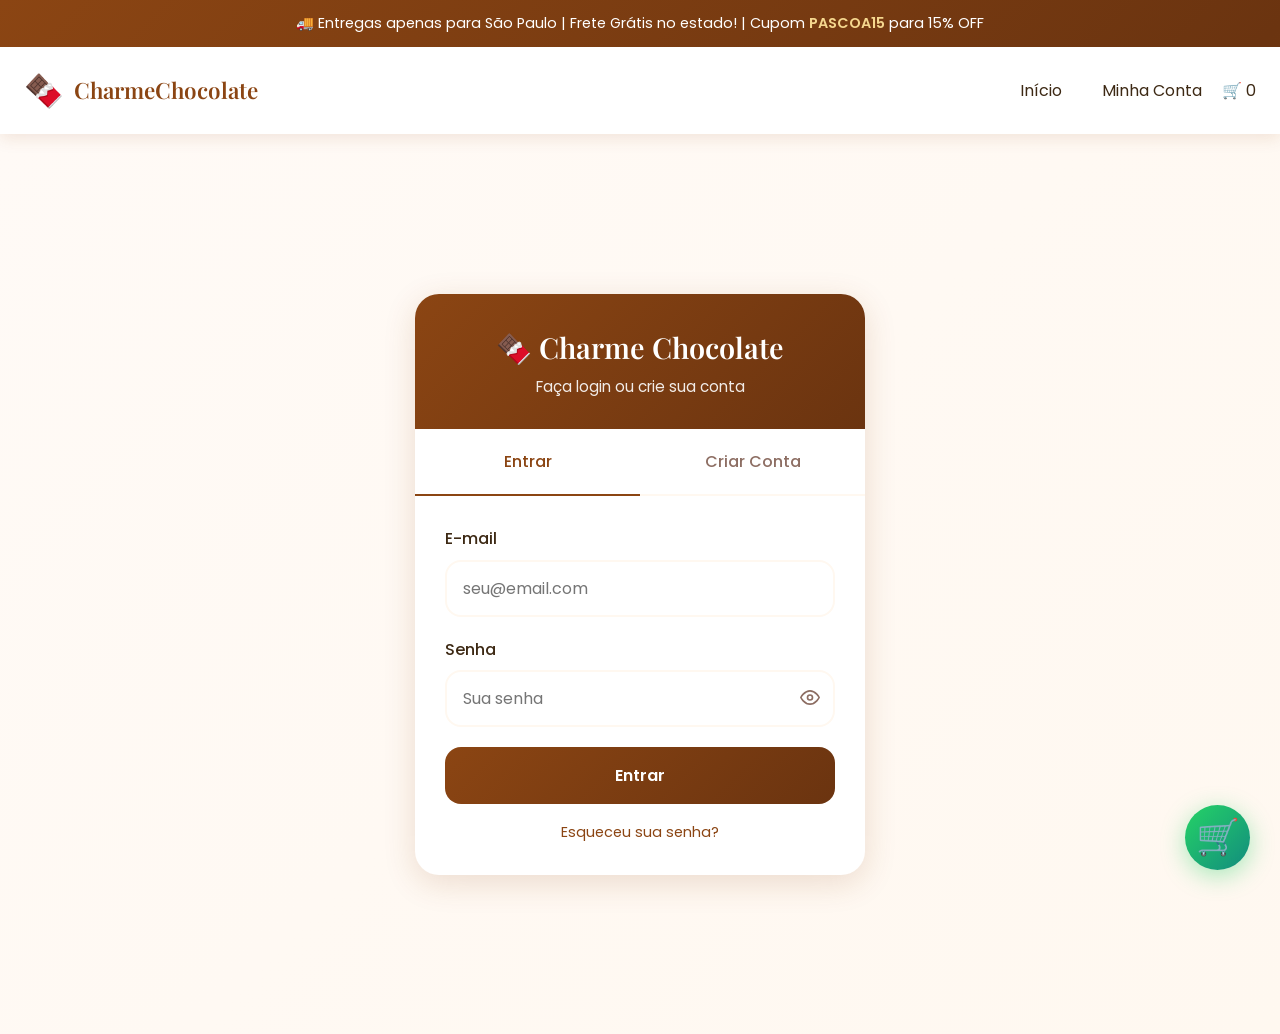
<file: conta.html>
<!DOCTYPE html>
<html lang="pt-BR">
<head>
    <meta charset="UTF-8">
    <meta name="viewport" content="width=device-width, initial-scale=1.0">
    <title>Minha Conta - Charme Chocolate</title>
    <link rel="preconnect" href="https://fonts.googleapis.com">
    <link rel="preconnect" href="https://fonts.gstatic.com" crossorigin>
    <link href="https://fonts.googleapis.com/css2?family=Playfair+Display:wght@400;500;600;700&family=Poppins:wght@300;400;500;600&display=swap" rel="stylesheet">
    <link rel="stylesheet" href="styles.css">
    <style>
        .auth-page {
            min-height: 100vh;
            background: linear-gradient(135deg, var(--bg-light) 0%, var(--bg-cream) 100%);
            display: flex;
            align-items: center;
            justify-content: center;
            padding: 40px 20px;
        }
        
        .auth-container {
            background: var(--white);
            border-radius: var(--radius-lg);
            box-shadow: var(--shadow-lg);
            width: 100%;
            max-width: 450px;
            overflow: hidden;
        }
        
        .auth-header {
            background: linear-gradient(135deg, var(--primary) 0%, var(--primary-dark) 100%);
            padding: 30px;
            text-align: center;
            color: var(--white);
        }
        
        .auth-header h1 {
            font-size: 1.8rem;
            margin-bottom: 5px;
        }
        
        .auth-header p {
            opacity: 0.9;
            font-size: 0.95rem;
        }
        
        .auth-tabs {
            display: flex;
            border-bottom: 2px solid var(--bg-cream);
        }
        
        .auth-tab {
            flex: 1;
            padding: 20px;
            text-align: center;
            cursor: pointer;
            font-weight: 500;
            color: var(--text-light);
            transition: var(--transition);
            border: none;
            background: none;
            font-size: 1rem;
            font-family: 'Poppins', sans-serif;
        }
        
        .auth-tab:hover {
            color: var(--primary);
        }
        
        .auth-tab.active {
            color: var(--primary);
            border-bottom: 2px solid var(--primary);
            margin-bottom: -2px;
        }
        
        .auth-form {
            padding: 30px;
        }
        
        .form-group {
            margin-bottom: 20px;
        }
        
        .form-group label {
            display: block;
            margin-bottom: 8px;
            font-weight: 500;
            color: var(--text-dark);
        }
        
        .form-group input {
            width: 100%;
            padding: 14px 16px;
            border: 2px solid var(--bg-cream);
            border-radius: var(--radius-md);
            font-size: 1rem;
            font-family: 'Poppins', sans-serif;
            transition: var(--transition);
        }
        
        .form-group input:focus {
            outline: none;
            border-color: var(--primary);
        }
        
        .form-group input.error {
            border-color: #e74c3c;
        }
        
        .error-message {
            color: #e74c3c;
            font-size: 0.85rem;
            margin-top: 5px;
            display: none;
        }
        
        .form-group.has-error .error-message {
            display: block;
        }
        
        .btn-auth {
            width: 100%;
            padding: 16px;
            background: linear-gradient(135deg, var(--primary) 0%, var(--primary-dark) 100%);
            color: var(--white);
            border: none;
            border-radius: var(--radius-md);
            font-size: 1rem;
            font-weight: 600;
            cursor: pointer;
            transition: var(--transition);
            font-family: 'Poppins', sans-serif;
        }
        
        .btn-auth:hover {
            transform: translateY(-2px);
            box-shadow: 0 6px 20px rgba(139, 69, 19, 0.4);
        }
        
        .auth-form-content {
            display: none;
        }
        
        .auth-form-content.active {
            display: block;
        }
        
        .success-message {
            background: #d4edda;
            color: #155724;
            padding: 15px;
            border-radius: var(--radius-md);
            margin-bottom: 20px;
            text-align: center;
            display: none;
        }
        
        .success-message.show {
            display: block;
        }
        
        .login-loading {
            display: none;
            text-align: center;
            padding: 40px 20px;
        }
        
        .login-loading.show {
            display: block;
        }
        
        .login-spinner {
            width: 50px;
            height: 50px;
            border: 4px solid var(--bg-cream);
            border-top: 4px solid var(--primary);
            border-radius: 50%;
            margin: 0 auto 20px;
            animation: spin 1s linear infinite;
        }
        
        @keyframes spin {
            0% { transform: rotate(0deg); }
            100% { transform: rotate(360deg); }
        }
        
        .login-loading p {
            color: var(--text-medium);
            font-size: 1rem;
        }
        
        .password-input-wrapper {
            position: relative;
        }
        
        .password-input-wrapper input {
            padding-right: 45px;
        }
        
        .toggle-password {
            position: absolute;
            right: 10px;
            top: 50%;
            transform: translateY(-50%);
            background: none;
            border: none;
            cursor: pointer;
            padding: 5px;
            color: var(--text-light);
        }
        
        .toggle-password:hover {
            color: var(--primary);
        }
        
        .user-info {
            text-align: center;
            padding: 30px;
        }
        
        .user-info .avatar {
            width: 80px;
            height: 80px;
            background: linear-gradient(135deg, var(--primary) 0%, var(--primary-dark) 100%);
            border-radius: 50%;
            display: flex;
            align-items: center;
            justify-content: center;
            margin: 0 auto 20px;
            font-size: 2rem;
            color: var(--white);
        }
        
        .user-info h2 {
            font-size: 1.5rem;
            color: var(--text-dark);
            margin-bottom: 5px;
        }
        
        .user-info p {
            color: var(--text-light);
            margin-bottom: 25px;
        }
        
        .btn-logout {
            padding: 14px 30px;
            background: var(--white);
            color: var(--primary);
            border: 2px solid var(--primary);
            border-radius: var(--radius-full);
            font-size: 0.95rem;
            font-weight: 500;
            cursor: pointer;
            transition: var(--transition);
            font-family: 'Poppins', sans-serif;
        }
        
        .btn-logout:hover {
            background: var(--primary);
            color: var(--white);
        }
        
        .forgot-password {
            text-align: center;
            margin-top: 15px;
        }
        
        .forgot-password a {
            color: var(--primary);
            font-size: 0.9rem;
        }
        
        .forgot-password a:hover {
            text-decoration: underline;
        }
    </style>
</head>
<body>
    <header class="header">
        <div class="announcement-bar">
            <p>🚚 Entregas apenas para São Paulo | Frete Grátis no estado! | Cupom <strong>PASCOA15</strong> para 15% OFF</p>
        </div>
        <nav class="nav-container">
            <div class="nav-wrapper">
                <a href="index.html" class="logo">
                    <span class="logo-icon">🍫</span>
                    <span class="logo-text">Charme<span>Chocolate</span></span>
                </a>
                <div class="nav-actions">
                    <a href="index.html" class="nav-link">Início</a>
                    <span class="welcome-message" id="welcome-message"></span>
                    <a href="minha-conta.html" class="nav-link" id="account-link">Minha Conta</a>
                    <a href="checkout.html" class="cart-btn">
                        <span class="cart-icon">🛒</span>
                        <span class="cart-count">0</span>
                    </a>
                </div>
                <button class="mobile-menu-btn">
                    <svg width="24" height="24" viewBox="0 0 24 24" fill="none" stroke="currentColor" stroke-width="2" stroke-linecap="round" stroke-linejoin="round">
                        <line x1="3" y1="6" x2="21" y2="6"></line>
                        <line x1="3" y1="12" x2="21" y2="12"></line>
                        <line x1="3" y1="18" x2="21" y2="18"></line>
                    </svg>
                </button>
            </div>
        </nav>
    </header>

    <main class="auth-page">
        <div class="auth-container">
            <div class="auth-header">
                <h1>🍫 Charme Chocolate</h1>
                <p id="auth-title">Faça login ou crie sua conta</p>
            </div>
            
            <div id="auth-content">
                <div class="auth-tabs">
                    <button class="auth-tab active" onclick="showTab('login')">Entrar</button>
                    <button class="auth-tab" onclick="showTab('register')">Criar Conta</button>
                </div>
                
                <div class="auth-form">
                    <div class="success-message" id="success-message"></div>
                    
                    <div class="login-loading" id="login-loading">
                        <div class="login-spinner"></div>
                        <p>Entrando...</p>
                    </div>
                    
                    <div class="auth-form-content active" id="login-form">
                        <form onsubmit="handleLogin(event)">
                            <div class="form-group">
                                <label for="login-email">E-mail</label>
                                <input type="email" id="login-email" placeholder="seu@email.com" required>
                                <span class="error-message">E-mail ou senha incorretos</span>
                            </div>
                            <div class="form-group">
                                <label for="login-password">Senha</label>
                                <div class="password-input-wrapper">
                                    <input type="password" id="login-password" placeholder="Sua senha" required>
                                    <button type="button" class="toggle-password" onclick="togglePassword('login-password', this)">
                                        <svg class="eye-open" xmlns="http://www.w3.org/2000/svg" width="20" height="20" viewBox="0 0 24 24" fill="none" stroke="currentColor" stroke-width="2" stroke-linecap="round" stroke-linejoin="round"><path d="M1 12s4-8 11-8 11 8 11 8-4 8-11 8-11-8-11-8z"></path><circle cx="12" cy="12" r="3"></circle></svg>
                                        <svg class="eye-closed" xmlns="http://www.w3.org/2000/svg" width="20" height="20" viewBox="0 0 24 24" fill="none" stroke="currentColor" stroke-width="2" stroke-linecap="round" stroke-linejoin="round" style="display:none;"><path d="M17.94 17.94A10.07 10.07 0 0 1 12 20c-7 0-11-8-11-8a18.45 18.45 0 0 1 5.06-5.94M9.9 4.24A9.12 9.12 0 0 1 12 4c7 0 11 8 11 8a18.5 18.5 0 0 1-2.16 3.19m-6.72-1.07a3 3 0 1 1-4.24-4.24"></path><line x1="1" y1="1" x2="23" y2="23"></line></svg>
                                    </button>
                                </div>
                                <span class="error-message">E-mail ou senha incorretos</span>
                            </div>
                            <button type="submit" class="btn-auth" id="login-btn">Entrar</button>
                            <div class="forgot-password">
                                <a href="#" onclick="showTab('register'); return false;">Esqueceu sua senha?</a>
                            </div>
                        </form>
                    </div>
                    
                    <div class="auth-form-content" id="register-form">
                        <form onsubmit="handleRegister(event)">
                            <div class="form-group">
                                <label for="register-name">Nome Completo</label>
                                <input type="text" id="register-name" placeholder="Seu nome completo" required>
                                <span class="error-message">Por favor, insira seu nome</span>
                            </div>
                            <div class="form-group">
                                <label for="register-email">E-mail</label>
                                <input type="email" id="register-email" placeholder="seu@email.com" required>
                                <span class="error-message">Este e-mail já está cadastrado</span>
                            </div>
                            <div class="form-group">
                                <label for="register-password">Senha</label>
                                <div class="password-input-wrapper">
                                    <input type="password" id="register-password" placeholder="Mínimo 6 caracteres" required minlength="6">
                                    <button type="button" class="toggle-password" onclick="togglePassword('register-password', this)">
                                        <svg class="eye-open" xmlns="http://www.w3.org/2000/svg" width="20" height="20" viewBox="0 0 24 24" fill="none" stroke="currentColor" stroke-width="2" stroke-linecap="round" stroke-linejoin="round"><path d="M1 12s4-8 11-8 11 8 11 8-4 8-11 8-11-8-11-8z"></path><circle cx="12" cy="12" r="3"></circle></svg>
                                        <svg class="eye-closed" xmlns="http://www.w3.org/2000/svg" width="20" height="20" viewBox="0 0 24 24" fill="none" stroke="currentColor" stroke-width="2" stroke-linecap="round" stroke-linejoin="round" style="display:none;"><path d="M17.94 17.94A10.07 10.07 0 0 1 12 20c-7 0-11-8-11-8a18.45 18.45 0 0 1 5.06-5.94M9.9 4.24A9.12 9.12 0 0 1 12 4c7 0 11 8 11 8a18.5 18.5 0 0 1-2.16 3.19m-6.72-1.07a3 3 0 1 1-4.24-4.24"></path><line x1="1" y1="1" x2="23" y2="23"></line></svg>
                                    </button>
                                </div>
                                <span class="error-message">A senha deve ter pelo menos 6 caracteres</span>
                            </div>
                            <div class="form-group">
                                <label for="register-confirm">Confirmar Senha</label>
                                <div class="password-input-wrapper">
                                    <input type="password" id="register-confirm" placeholder="Repita a senha" required>
                                    <button type="button" class="toggle-password" onclick="togglePassword('register-confirm', this)">
                                        <svg class="eye-open" xmlns="http://www.w3.org/2000/svg" width="20" height="20" viewBox="0 0 24 24" fill="none" stroke="currentColor" stroke-width="2" stroke-linecap="round" stroke-linejoin="round"><path d="M1 12s4-8 11-8 11 8 11 8-4 8-11 8-11-8-11-8z"></path><circle cx="12" cy="12" r="3"></circle></svg>
                                        <svg class="eye-closed" xmlns="http://www.w3.org/2000/svg" width="20" height="20" viewBox="0 0 24 24" fill="none" stroke="currentColor" stroke-width="2" stroke-linecap="round" stroke-linejoin="round" style="display:none;"><path d="M17.94 17.94A10.07 10.07 0 0 1 12 20c-7 0-11-8-11-8a18.45 18.45 0 0 1 5.06-5.94M9.9 4.24A9.12 9.12 0 0 1 12 4c7 0 11 8 11 8a18.5 18.5 0 0 1-2.16 3.19m-6.72-1.07a3 3 0 1 1-4.24-4.24"></path><line x1="1" y1="1" x2="23" y2="23"></line></svg>
                                    </button>
                                </div>
                                <span class="error-message">As senhas não coincidem</span>
                            </div>
                            <button type="submit" class="btn-auth">Criar Conta</button>
                        </form>
                    </div>
                </div>
            </div>
            
            <div class="user-info" id="user-info" style="display: none;">
                <div class="avatar">👤</div>
                <h2 id="user-name"></h2>
                <p id="user-email"></p>
                <button class="btn-logout" onclick="handleLogout()">Sair</button>
            </div>
        </div>
    </main>

    <div class="whatsapp-btn">
        <a href="checkout.html">
            <span>🛒</span>
            <span class="cart-count-badge" id="floating-cart-count">0</span>
        </a>
    </div>

    <script>
        let cart = JSON.parse(localStorage.getItem('charmeCart')) || [];
        
        function updateCartCount() {
            const totalItems = cart.reduce((sum, item) => sum + item.quantity, 0);
            document.querySelectorAll('.cart-count').forEach(el => {
                el.textContent = totalItems;
            });
            document.querySelectorAll('.cart-count-badge').forEach(el => {
                el.textContent = totalItems;
                el.style.display = totalItems > 0 ? 'flex' : 'none';
            });
        }
        
        function checkUserLogin() {
            const currentUser = JSON.parse(localStorage.getItem('charmeCurrentUser'));
            const welcomeMessage = document.getElementById('welcome-message');
            const accountLink = document.getElementById('account-link');
            
            if (currentUser && welcomeMessage) {
                const firstName = currentUser.name.split(' ')[0];
                welcomeMessage.textContent = `Olá, ${firstName}!`;
                if (accountLink) {
                    accountLink.textContent = 'Minha Conta';
                }
            }
        }
        
        function getUsers() {
            return JSON.parse(localStorage.getItem('charmeUsers')) || [];
        }
        
        function saveUsers(users) {
            localStorage.setItem('charmeUsers', JSON.stringify(users));
        }
        
        function getCurrentUser() {
            return JSON.parse(localStorage.getItem('charmeCurrentUser')) || null;
        }
        
        function setCurrentUser(user) {
            if (user) {
                localStorage.setItem('charmeCurrentUser', JSON.stringify(user));
            } else {
                localStorage.removeItem('charmeCurrentUser');
            }
        }
        
        function showTab(tab) {
            document.querySelectorAll('.auth-tab').forEach(t => t.classList.remove('active'));
            document.querySelectorAll('.auth-form-content').forEach(f => f.classList.remove('active'));
            
            if (tab === 'login') {
                document.querySelector('.auth-tab:nth-child(1)').classList.add('active');
                document.getElementById('login-form').classList.add('active');
                document.getElementById('auth-title').textContent = 'Faça login em sua conta';
            } else {
                document.querySelector('.auth-tab:nth-child(2)').classList.add('active');
                document.getElementById('register-form').classList.add('active');
                document.getElementById('auth-title').textContent = 'Crie sua conta';
            }
            
            clearFormErrors();
            hideSuccessMessage();
        }
        
        function clearFormErrors() {
            document.querySelectorAll('.form-group').forEach(g => g.classList.remove('has-error'));
            document.querySelectorAll('.form-group input').forEach(i => i.classList.remove('error'));
        }
        
        function showError(fieldId) {
            const input = document.getElementById(fieldId);
            input.classList.add('error');
            input.parentElement.classList.add('has-error');
        }
        
        function togglePassword(inputId, btn) {
            const input = document.getElementById(inputId);
            const eyeOpen = btn.querySelector('.eye-open');
            const eyeClosed = btn.querySelector('.eye-closed');
            
            if (input.type === 'password') {
                input.type = 'text';
                eyeOpen.style.display = 'none';
                eyeClosed.style.display = 'block';
            } else {
                input.type = 'password';
                eyeOpen.style.display = 'block';
                eyeClosed.style.display = 'none';
            }
        }
        
        function showSuccessMessage(message) {
            const el = document.getElementById('success-message');
            el.textContent = message;
            el.classList.add('show');
        }
        
        function hideSuccessMessage() {
            document.getElementById('success-message').classList.remove('show');
        }
        
        function handleRegister(event) {
            event.preventDefault();
            clearFormErrors();
            
            const name = document.getElementById('register-name').value.trim();
            const email = document.getElementById('register-email').value.trim().toLowerCase();
            const password = document.getElementById('register-password').value;
            const confirm = document.getElementById('register-confirm').value;
            
            if (!name) {
                showError('register-name');
                return;
            }
            
            if (password.length < 6) {
                showError('register-password');
                return;
            }
            
            if (password !== confirm) {
                showError('register-confirm');
                return;
            }
            
            const users = getUsers();
            
            if (users.find(u => u.email === email)) {
                showError('register-email');
                return;
            }
            
            const newUser = {
                id: Date.now(),
                name: name,
                email: email,
                password: password
            };
            
            users.push(newUser);
            saveUsers(users);
            
            document.getElementById('register-form').classList.remove('active');
            document.getElementById('login-loading').classList.add('show');
            
            setTimeout(() => {
                setCurrentUser(newUser);
                window.location.href = 'index.html';
            }, 3000);
        }
        
        function handleLogin(event) {
            event.preventDefault();
            clearFormErrors();
            
            const email = document.getElementById('login-email').value.trim().toLowerCase();
            const password = document.getElementById('login-password').value;
            
            const users = getUsers();
            const user = users.find(u => u.email === email && u.password === password);
            
            if (!user) {
                showError('login-email');
                showError('login-password');
                return;
            }
            
            document.getElementById('login-form').classList.remove('active');
            document.getElementById('login-loading').classList.add('show');
            document.getElementById('login-btn').disabled = true;
            
            setTimeout(() => {
                setCurrentUser(user);
                window.location.href = 'index.html';
            }, 3000);
        }
        
        function handleLogout() {
            setCurrentUser(null);
            window.location.href = 'conta.html';
        }
        
        function checkAuth() {
            const user = getCurrentUser();
            const authContent = document.getElementById('auth-content');
            const userInfo = document.getElementById('user-info');
            
            if (user) {
                authContent.style.display = 'none';
                userInfo.style.display = 'block';
                document.getElementById('user-name').textContent = user.name;
                document.getElementById('user-email').textContent = user.email;
                document.getElementById('auth-title').textContent = 'Minha Conta';
            } else {
                authContent.style.display = 'block';
                userInfo.style.display = 'none';
            }
        }
        
        checkAuth();
        checkUserLogin();
        updateCartCount();
    </script>

    <div class="mobile-menu-overlay" id="mobile-menu-overlay"></div>
    <div class="mobile-menu" id="mobile-menu">
        <div class="mobile-menu-header">
            <span class="logo-icon">🍫</span>
            <button class="mobile-menu-close" id="mobile-menu-close">
                <svg width="24" height="24" viewBox="0 0 24 24" fill="none" stroke="currentColor" stroke-width="2" stroke-linecap="round" stroke-linejoin="round">
                    <line x1="18" y1="6" x2="6" y2="18"></line>
                    <line x1="6" y1="6" x2="18" y2="18"></line>
                </svg>
            </button>
        </div>
        <div class="mobile-menu-user">
            <a href="minha-conta.html">
                <span>👤</span>
                <span id="mobile-user-name">Minha Conta</span>
            </a>
        </div>
        <div class="mobile-menu-content">
            <a href="index.html" class="mobile-nav-item">🏠 Início</a>
            <a href="produtos.html" class="mobile-nav-item">🍫 Chocolates</a>
            <div class="mobile-submenu">
                <a href="produtos.html">Trufas</a>
                <a href="produtos.html">Tabletes</a>
                <a href="produtos.html">Bombons</a>
            </div>
            <a href="produtos.html" class="mobile-nav-item">🎁 Cestas</a>
            <div class="mobile-submenu">
                <a href="produtos.html">Café da Manhã</a>
                <a href="produtos.html">Natal</a>
                <a href="produtos.html">Aniversário</a>
                <a href="produtos.html">Românticas</a>
            </div>
            <a href="produtos.html" class="mobile-nav-item">🥚 Páscoa</a>
            <div class="mobile-submenu">
                <a href="produtos.html">Ovos de Páscoa</a>
                <a href="produtos.html">Infantis</a>
                <a href="produtos.html">Adultos</a>
            </div>
            <a href="checkout.html" class="mobile-nav-item">🛒 Carrinho <span id="mobile-cart-count" style="background: #e74c3c; color: #fff; padding: 2px 8px; border-radius: 10px; font-size: 0.75rem; margin-left: 5px;">0</span></a>
            <a href="https://wa.me/5511912345678?text=Ol%C3%A1%2C%20preciso%20de%20uma%20informa%C3%A7%C3%A3o" target="_blank" class="mobile-nav-item">📞 Contato</a>
        </div>
    </div>

    <script src="script.js"></script>
</body>
</html>
</file>
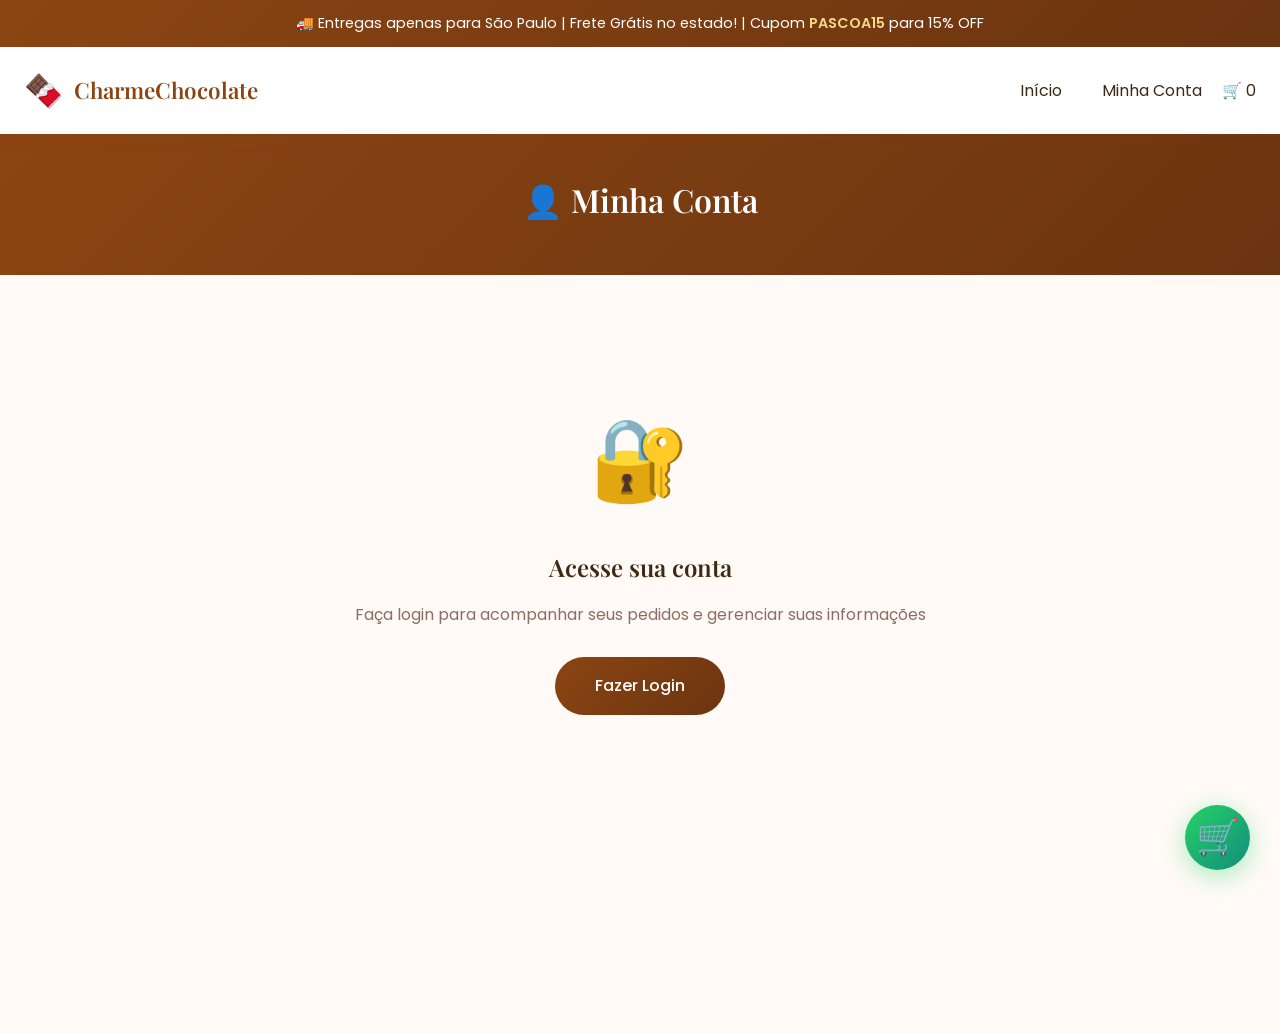
<file: minha-conta.html>
<!DOCTYPE html>
<html lang="pt-BR">
<head>
    <meta charset="UTF-8">
    <meta name="viewport" content="width=device-width, initial-scale=1.0">
    <title>Minha Conta - Charme Chocolate</title>
    <link rel="preconnect" href="https://fonts.googleapis.com">
    <link rel="preconnect" href="https://fonts.gstatic.com" crossorigin>
    <link href="https://fonts.googleapis.com/css2?family=Playfair+Display:wght@400;500;600;700&family=Poppins:wght@300;400;500;600&display=swap" rel="stylesheet">
    <link rel="stylesheet" href="styles.css">
    <style>
        .account-page {
            min-height: 100vh;
            background: var(--bg-light);
        }
        
        .account-header {
            background: linear-gradient(135deg, var(--primary) 0%, var(--primary-dark) 100%);
            padding: 40px 0;
            text-align: center;
            color: var(--white);
        }
        
        .account-header h1 {
            font-size: 2rem;
            margin-bottom: 10px;
        }
        
        .account-container {
            max-width: 1100px;
            margin: 0 auto;
            padding: 40px 20px;
        }
        
        .account-grid {
            display: grid;
            grid-template-columns: 280px 1fr;
            gap: 30px;
        }
        
        .account-sidebar {
            background: var(--white);
            border-radius: var(--radius-lg);
            padding: 25px;
            height: fit-content;
            box-shadow: var(--shadow-md);
        }
        
        .user-card {
            text-align: center;
            padding-bottom: 25px;
            border-bottom: 1px solid var(--bg-cream);
            margin-bottom: 20px;
        }
        
        .user-avatar {
            width: 90px;
            height: 90px;
            background: linear-gradient(135deg, var(--primary) 0%, var(--primary-dark) 100%);
            border-radius: 50%;
            display: flex;
            align-items: center;
            justify-content: center;
            margin: 0 auto 15px;
            font-size: 2.5rem;
        }
        
        .user-card h3 {
            font-size: 1.2rem;
            color: var(--text-dark);
            margin-bottom: 5px;
        }
        
        .user-card p {
            color: var(--text-light);
            font-size: 0.9rem;
        }
        
        .account-nav {
            display: flex;
            flex-direction: column;
            gap: 5px;
        }
        
        .account-nav-item {
            display: flex;
            align-items: center;
            gap: 12px;
            padding: 14px 15px;
            border-radius: var(--radius-md);
            color: var(--text-medium);
            transition: var(--transition);
            cursor: pointer;
        }
        
        .account-nav-item:hover {
            background: var(--bg-cream);
            color: var(--primary);
        }
        
        .account-nav-item.active {
            background: var(--primary);
            color: var(--white);
        }
        
        .account-nav-item span {
            font-size: 1.2rem;
        }
        
        .btn-logout {
            margin-top: 20px;
            width: 100%;
            padding: 14px;
            background: var(--white);
            color: #e74c3c;
            border: 2px solid #e74c3c;
            border-radius: var(--radius-md);
            font-weight: 500;
            cursor: pointer;
            transition: var(--transition);
            font-family: 'Poppins', sans-serif;
        }
        
        .btn-logout:hover {
            background: #e74c3c;
            color: var(--white);
        }
        
        .account-content {
            background: var(--white);
            border-radius: var(--radius-lg);
            padding: 30px;
            box-shadow: var(--shadow-md);
        }
        
        .account-section {
            display: none;
        }
        
        .account-section.active {
            display: block;
        }
        
        .section-header {
            display: flex;
            align-items: center;
            justify-content: space-between;
            margin-bottom: 25px;
            padding-bottom: 15px;
            border-bottom: 2px solid var(--bg-cream);
        }
        
        .section-header h2 {
            font-size: 1.5rem;
            color: var(--text-dark);
            display: flex;
            align-items: center;
            gap: 10px;
        }
        
        .orders-list {
            display: flex;
            flex-direction: column;
            gap: 20px;
        }
        
        .order-card {
            border: 2px solid var(--bg-cream);
            border-radius: var(--radius-md);
            overflow: hidden;
        }
        
        .order-header {
            background: var(--bg-cream);
            padding: 15px 20px;
            display: flex;
            justify-content: space-between;
            align-items: center;
            flex-wrap: wrap;
            gap: 10px;
        }
        
        .order-info {
            display: flex;
            gap: 25px;
            flex-wrap: wrap;
        }
        
        .order-info-item {
            display: flex;
            flex-direction: column;
        }
        
        .order-info-label {
            font-size: 0.75rem;
            color: var(--text-light);
            text-transform: uppercase;
            letter-spacing: 0.5px;
        }
        
        .order-info-value {
            font-weight: 600;
            color: var(--text-dark);
        }
        
        .order-status-badge {
            padding: 8px 16px;
            border-radius: var(--radius-full);
            font-size: 0.85rem;
            font-weight: 600;
        }
        
        .status-aguardando {
            background: #fff3cd;
            color: #856404;
        }
        
        .status-preparando {
            background: #cce5ff;
            color: #004085;
        }
        
        .status-enviado {
            background: #d4edda;
            color: #155724;
        }
        
        .status-entregue {
            background: var(--primary);
            color: var(--white);
        }
        
        .order-products {
            padding: 20px;
        }
        
        .order-product {
            display: flex;
            align-items: center;
            gap: 15px;
            padding: 12px 0;
            border-bottom: 1px solid var(--bg-cream);
        }
        
        .order-product:last-child {
            border-bottom: none;
        }
        
        .order-product-img {
            width: 70px;
            height: 70px;
            border-radius: var(--radius-md);
            overflow: hidden;
            flex-shrink: 0;
        }
        
        .order-product-img img {
            width: 100%;
            height: 100%;
            object-fit: cover;
        }
        
        .order-product-info {
            flex: 1;
        }
        
        .order-product-info h4 {
            font-size: 1rem;
            color: var(--text-dark);
            margin-bottom: 5px;
        }
        
        .order-product-info p {
            font-size: 0.85rem;
            color: var(--text-light);
        }
        
        .order-product-price {
            font-weight: 600;
            color: var(--primary);
        }
        
        .order-total {
            background: var(--bg-cream);
            padding: 15px 20px;
            display: flex;
            justify-content: space-between;
            align-items: center;
            flex-wrap: wrap;
            gap: 15px;
        }
        
        .order-total-label {
            font-weight: 500;
            color: var(--text-medium);
        }
        
        .order-total-value {
            font-size: 1.3rem;
            font-weight: 700;
            color: var(--primary);
        }
        
        .order-address {
            background: #f8f9fa;
            padding: 15px 20px;
            border-top: 1px solid var(--bg-cream);
        }
        
        .order-address h4 {
            color: var(--text-dark);
            font-size: 0.95rem;
            margin-bottom: 10px;
        }
        
        .order-address p {
            color: var(--text-medium);
            font-size: 0.85rem;
            line-height: 1.5;
            margin-bottom: 3px;
        }
        
        .order-address p em {
            color: var(--primary);
            font-style: italic;
        }
        
        .order-actions {
            display: flex;
            gap: 10px;
            padding: 15px 20px;
            background: var(--white);
            border-top: 1px solid var(--bg-cream);
        }
        
        .btn-whatsapp-proof {
            flex: 1;
            padding: 12px 20px;
            background: #25D366;
            color: white;
            border: none;
            border-radius: var(--radius-md);
            font-weight: 500;
            cursor: pointer;
            transition: var(--transition);
            display: flex;
            align-items: center;
            justify-content: center;
            gap: 8px;
            font-family: 'Poppins', sans-serif;
            font-size: 0.9rem;
        }
        
        .btn-whatsapp-proof:hover {
            background: #128C7E;
        }
        
        .empty-orders {
            text-align: center;
            padding: 60px 20px;
        }
        
        .empty-orders span {
            font-size: 4rem;
            display: block;
            margin-bottom: 20px;
        }
        
        .empty-orders h3 {
            color: var(--text-dark);
            margin-bottom: 10px;
        }
        
        .empty-orders p {
            color: var(--text-light);
            margin-bottom: 25px;
        }
        
        .profile-form {
            max-width: 500px;
        }
        
        .profile-form .form-group {
            margin-bottom: 20px;
        }
        
        .profile-form label {
            display: block;
            margin-bottom: 8px;
            font-weight: 500;
            color: var(--text-dark);
        }
        
        .profile-form input {
            width: 100%;
            padding: 14px 16px;
            border: 2px solid var(--bg-cream);
            border-radius: var(--radius-md);
            font-size: 1rem;
            font-family: 'Poppins', sans-serif;
            transition: var(--transition);
        }
        
        .profile-form input:focus {
            outline: none;
            border-color: var(--primary);
        }
        
        .profile-form input:disabled {
            background: var(--bg-cream);
            color: var(--text-light);
        }
        
        .btn-save {
            padding: 14px 30px;
            background: linear-gradient(135deg, var(--primary) 0%, var(--primary-dark) 100%);
            color: var(--white);
            border: none;
            border-radius: var(--radius-full);
            font-weight: 500;
            cursor: pointer;
            transition: var(--transition);
            font-family: 'Poppins', sans-serif;
        }
        
        .btn-save:hover {
            transform: translateY(-2px);
            box-shadow: 0 6px 20px rgba(139, 69, 19, 0.4);
        }
        
        .addresses-list {
            display: flex;
            flex-direction: column;
            gap: 15px;
        }
        
        .address-card {
            border: 2px solid var(--bg-cream);
            border-radius: var(--radius-md);
            padding: 20px;
        }
        
        .address-card h4 {
            color: var(--text-dark);
            margin-bottom: 10px;
            display: flex;
            align-items: center;
            gap: 8px;
        }
        
        .address-card p {
            color: var(--text-medium);
            line-height: 1.6;
        }
        
        .btn-add-address {
            padding: 14px 20px;
            background: var(--white);
            color: var(--primary);
            border: 2px dashed var(--primary);
            border-radius: var(--radius-md);
            font-weight: 500;
            cursor: pointer;
            transition: var(--transition);
            font-family: 'Poppins', sans-serif;
            width: 100%;
            text-align: center;
        }
        
        .btn-add-address:hover {
            background: var(--bg-cream);
        }
        
        .address-modal {
            display: none;
            position: fixed;
            top: 0;
            left: 0;
            width: 100%;
            height: 100%;
            background: rgba(0, 0, 0, 0.5);
            z-index: 9999;
            justify-content: center;
            align-items: center;
            padding: 20px;
        }
        
        .address-modal.show {
            display: flex;
        }
        
        .address-modal-content {
            background: var(--white);
            border-radius: var(--radius-md);
            padding: 20px;
            max-width: 400px;
            width: 100%;
            max-height: 90vh;
            overflow-y: auto;
            animation: modalSlide 0.3s ease;
        }
        
        .address-modal h3 {
            color: var(--text-dark);
            margin-bottom: 15px;
            font-size: 1.1rem;
        }
        
        .address-form .form-group {
            margin-bottom: 10px;
        }
        
        .address-form label {
            display: block;
            margin-bottom: 3px;
            font-weight: 500;
            color: var(--text-dark);
            font-size: 0.85rem;
        }
        
        .address-form input,
        .address-form textarea {
            width: 100%;
            padding: 10px;
            border: 2px solid var(--bg-cream);
            border-radius: var(--radius-sm);
            font-size: 0.9rem;
            font-family: 'Poppins', sans-serif;
        }
        
        .address-form input:focus,
        .address-form textarea:focus {
            outline: none;
            border-color: var(--primary);
        }
        
        .address-form textarea {
            resize: vertical;
            min-height: 60px;
        }
        
        .address-form-actions {
            display: flex;
            gap: 10px;
            margin-top: 15px;
        }
        
        .btn-save-address {
            flex: 1;
            padding: 10px;
            font-size: 0.9rem;
        }
        
        .btn-cancel-address {
            padding: 10px 15px;
            font-size: 0.85rem;
        }
        
        @media (max-width: 480px) {
            .address-modal-content {
                padding: 15px;
                max-width: 95%;
                margin: 10px;
            }
            
            .address-form .form-group {
                margin-bottom: 8px;
            }
            
            .address-form label {
                font-size: 0.8rem;
            }
            
            .address-form input,
            .address-form textarea {
                padding: 8px;
                font-size: 0.85rem;
            }
        }
        
        .cep-loading {
            display: none;
            font-size: 0.8rem;
            color: var(--primary);
            margin-top: 5px;
        }
        
        .cep-loading.show {
            display: block;
        }
        
        .btn-cancel-address:hover {
            border-color: var(--text-light);
        }
        
        .saved-address {
            position: relative;
        }
        
        .saved-address .edit-address-btn {
            position: absolute;
            top: 15px;
            right: 15px;
            background: var(--bg-cream);
            border: none;
            padding: 5px 10px;
            border-radius: var(--radius-sm);
            cursor: pointer;
            font-size: 0.8rem;
            color: var(--text-medium);
        }
        
        .saved-address .delete-address-btn {
            position: absolute;
            top: 15px;
            right: 80px;
            background: #ffebee;
            border: none;
            padding: 5px 10px;
            border-radius: var(--radius-sm);
            cursor: pointer;
            font-size: 0.8rem;
            color: #c62828;
        }
        
        .login-prompt {
            text-align: center;
            padding: 80px 20px;
        }
        
        .login-prompt span {
            font-size: 5rem;
            display: block;
            margin-bottom: 25px;
        }
        
        .login-prompt h2 {
            color: var(--text-dark);
            margin-bottom: 15px;
        }
        
        .login-prompt p {
            color: var(--text-light);
            margin-bottom: 30px;
        }
        
        .btn-login {
            display: inline-block;
            padding: 16px 40px;
            background: linear-gradient(135deg, var(--primary) 0%, var(--primary-dark) 100%);
            color: var(--white);
            border-radius: var(--radius-full);
            font-weight: 500;
            transition: var(--transition);
        }
        
        .btn-login:hover {
            transform: translateY(-3px);
            box-shadow: 0 8px 25px rgba(139, 69, 19, 0.4);
        }
        
        @media (max-width: 900px) {
            .account-grid {
                grid-template-columns: 1fr;
            }
            
            .account-sidebar {
                order: -1;
            }
            
            .account-nav {
                flex-direction: row;
                flex-wrap: wrap;
            }
            
            .account-nav-item {
                flex: 1;
                min-width: 120px;
                justify-content: center;
            }
        }
    </style>
</head>
<body>
    <header class="header">
        <div class="announcement-bar">
            <p>🚚 Entregas apenas para São Paulo | Frete Grátis no estado! | Cupom <strong>PASCOA15</strong> para 15% OFF</p>
        </div>
        <nav class="nav-container">
            <div class="nav-wrapper">
                <a href="index.html" class="logo">
                    <span class="logo-icon">🍫</span>
                    <span class="logo-text">Charme<span>Chocolate</span></span>
                </a>
                <div class="nav-actions">
                    <a href="index.html" class="nav-link">Início</a>
                    <span class="welcome-message" id="welcome-message"></span>
                    <a href="minha-conta.html" class="nav-link" id="account-link">Minha Conta</a>
                    <a href="checkout.html" class="cart-btn">
                        <span class="cart-icon">🛒</span>
                        <span class="cart-count">0</span>
                    </a>
                </div>
                <button class="mobile-menu-btn">
                    <svg width="24" height="24" viewBox="0 0 24 24" fill="none" stroke="currentColor" stroke-width="2" stroke-linecap="round" stroke-linejoin="round">
                        <line x1="3" y1="6" x2="21" y2="6"></line>
                        <line x1="3" y1="12" x2="21" y2="12"></line>
                        <line x1="3" y1="18" x2="21" y2="18"></line>
                    </svg>
                </button>
            </div>
        </nav>
    </header>

    <main class="account-page">
        <div class="account-header">
            <h1>👤 Minha Conta</h1>
        </div>
        
        <div class="account-container">
            <div id="login-required" style="display: none;">
                <div class="login-prompt">
                    <span>🔐</span>
                    <h2>Acesse sua conta</h2>
                    <p>Faça login para acompanhar seus pedidos e gerenciar suas informações</p>
                    <a href="conta.html" class="btn-login">Fazer Login</a>
                </div>
            </div>
            
            <div id="account-dashboard" style="display: none;">
                <div class="account-grid">
                    <aside class="account-sidebar">
                        <div class="user-card">
                            <div class="user-avatar">👤</div>
                            <h3 id="sidebar-user-name">Usuário</h3>
                            <p id="sidebar-user-email">email@exemplo.com</p>
                        </div>
                        
                        <nav class="account-nav">
                            <div class="account-nav-item active" onclick="showSection('pedidos')">
                                <span>📦</span>
                                <span>Meus Pedidos</span>
                            </div>
                            <div class="account-nav-item" onclick="showSection('perfil')">
                                <span>👤</span>
                                <span>Meu Perfil</span>
                            </div>
                            <div class="account-nav-item" onclick="showSection('enderecos')">
                                <span>🏠</span>
                                <span>Endereços</span>
                            </div>
                        </nav>
                        
                        <button class="btn-logout" onclick="handleLogout()">Sair da Conta</button>
                    </aside>
                    
                    <div class="account-content">
                        <section class="account-section active" id="section-pedidos">
                            <div class="section-header">
                                <h2>📦 Meus Pedidos</h2>
                            </div>
                            <div class="orders-list" id="orders-list">
                            </div>
                        </section>
                        
                        <section class="account-section" id="section-perfil">
                            <div class="section-header">
                                <h2>👤 Meu Perfil</h2>
                            </div>
                            <form class="profile-form" onsubmit="saveProfile(event)">
                                <div class="form-group">
                                    <label>Nome Completo</label>
                                    <input type="text" id="profile-name">
                                </div>
                                <div class="form-group">
                                    <label>E-mail</label>
                                    <input type="email" id="profile-email" disabled>
                                </div>
                                <div class="form-group">
                                    <label>Telefone</label>
                                    <input type="tel" id="profile-phone" placeholder="(11) 99999-9999">
                                </div>
                                <div class="form-group">
                                    <label>CPF</label>
                                    <input type="text" id="profile-cpf" placeholder="000.000.000-00">
                                </div>
                                <button type="submit" class="btn-save">Salvar Alterações</button>
                            </form>
                        </section>
                        
                        <section class="account-section" id="section-enderecos">
                            <div class="section-header">
                                <h2>🏠 Meus Endereços</h2>
                            </div>
                            <div class="addresses-list" id="addresses-list">
                                <div class="address-card">
                                    <h4>🏠 Endereço Principal</h4>
                                    <p id="main-address">Nenhum endereço cadastrado</p>
                                </div>
                            </div>
                            <button class="btn-add-address" onclick="openAddressModal()">+ Adicionar Novo Endereço</button>
                        </section>
                    </div>
                </div>
            </div>
        </div>
    </main>

    <div class="whatsapp-btn">
        <a href="checkout.html">
            <span>🛒</span>
            <span class="cart-count-badge" id="floating-cart-count">0</span>
        </a>
    </div>

    <div class="address-modal" id="address-modal">
        <div class="address-modal-content">
            <h3>🏠 Adicionar Endereço</h3>
            <form class="address-form" onsubmit="saveAddress(event)">
                <div class="form-group">
                    <label>CEP</label>
                    <input type="text" id="address-cep" placeholder="00000-000" maxlength="9">
                    <span class="cep-loading" id="address-cep-loading">Buscando CEP...</span>
                </div>
                <div class="form-group">
                    <label>Endereço</label>
                    <input type="text" id="address-street" placeholder="Rua, Avenida, etc.">
                </div>
                <div class="form-group">
                    <label>Número</label>
                    <input type="text" id="address-number" placeholder="Número">
                </div>
                <div class="form-group">
                    <label>Complemento</label>
                    <input type="text" id="address-complement" placeholder="Apto, Bloco, etc. (opcional)">
                </div>
                <div class="form-group">
                    <label>Bairro</label>
                    <input type="text" id="address-neighborhood" placeholder="Bairro">
                </div>
                <div class="form-group">
                    <label>Cidade</label>
                    <input type="text" id="address-city" placeholder="Cidade">
                </div>
                <div class="form-group">
                    <label>Estado</label>
                    <input type="text" id="address-state" value="SP" maxlength="2" readonly>
                </div>
                <div class="form-group">
                    <label>Observações</label>
                    <textarea id="address-note" placeholder="Ponto de referência, instruções de entrega, etc."></textarea>
                </div>
                <div class="address-form-actions">
                    <button type="submit" class="btn-save-address">Salvar Endereço</button>
                    <button type="button" class="btn-cancel-address" onclick="closeAddressModal()">Cancelar</button>
                </div>
            </form>
        </div>
    </div>

    <script>
        let cart = JSON.parse(localStorage.getItem('charmeCart')) || [];
        
        function updateCartCount() {
            const totalItems = cart.reduce((sum, item) => sum + item.quantity, 0);
            document.querySelectorAll('.cart-count').forEach(el => {
                el.textContent = totalItems;
            });
            document.querySelectorAll('.cart-count-badge').forEach(el => {
                el.textContent = totalItems;
                el.style.display = totalItems > 0 ? 'flex' : 'none';
            });
        }
        
        function getCurrentUser() {
            return JSON.parse(localStorage.getItem('charmeCurrentUser')) || null;
        }
        
        function setCurrentUser(user) {
            if (user) {
                localStorage.setItem('charmeCurrentUser', JSON.stringify(user));
            } else {
                localStorage.removeItem('charmeCurrentUser');
            }
        }
        
        function getUserOrders() {
            const user = getCurrentUser();
            if (!user) return [];
            const allOrders = JSON.parse(localStorage.getItem('charmeOrders')) || [];
            return allOrders.filter(o => o.userId === user.id);
        }
        
        function saveOrder(order) {
            const allOrders = JSON.parse(localStorage.getItem('charmeOrders')) || [];
            allOrders.push(order);
            localStorage.setItem('charmeOrders', JSON.stringify(allOrders));
        }
        
        function updateOrderStatuses() {
            const allOrders = JSON.parse(localStorage.getItem('charmeOrders')) || [];
            const now = Date.now();
            
            allOrders.forEach(order => {
                if (order.status === 'aguardando') {
                    const elapsed = now - order.timestamp;
                    const twoHours = 2 * 60 * 60 * 1000;
                    
                    if (elapsed >= twoHours) {
                        order.status = 'preparando';
                    }
                }
            });
            
            localStorage.setItem('charmeOrders', JSON.stringify(allOrders));
        }
        
        function getStatusText(status) {
            const statuses = {
                'aguardando': 'Aguardando Pagamento',
                'preparando': 'Preparando Pedido'
            };
            return statuses[status] || status;
        }
        
        function getStatusClass(status) {
            return 'status-' + (status || 'aguardando');
        }
        
        function formatDate(timestamp) {
            const date = new Date(timestamp);
            return date.toLocaleDateString('pt-BR', {
                day: '2-digit',
                month: '2-digit',
                year: 'numeric',
                hour: '2-digit',
                minute: '2-digit'
            });
        }
        
        function renderOrders() {
            const orders = getUserOrders();
            const container = document.getElementById('orders-list');
            
            if (orders.length === 0) {
                container.innerHTML = `
                    <div class="empty-orders">
                        <span>📦</span>
                        <h3>Nenhum pedido realizado</h3>
                        <p>Quando você fizer uma compra, seus pedidos aparecerão aqui.</p>
                        <a href="produtos.html" class="btn btn-primary">Ver Produtos</a>
                    </div>
                `;
                return;
            }
            
            container.innerHTML = orders.map(order => {
                const itemsList = order.items.map(item => {
                    const price = parseFloat(item.price) || 0;
                    const quantity = parseInt(item.quantity) || 1;
                    return `${item.name} - ${quantity}x - R$ ${(price * quantity).toFixed(2).replace('.', ',')}`;
                }).join(', ');
                
                let addressInfo = '';
                if (order.address) {
                    addressInfo = `\n📍 Endereço: ${order.address.address}, ${order.address.number} - ${order.address.city}/${order.address.state}`;
                    if (order.address.note) {
                        addressInfo += `\n📝 Obs: ${order.address.note}`;
                    }
                }
                
                const whatsappMessage = encodeURIComponent(
                    `Olá! Envio o comprovante de pagamento do pedido #${order.id}.\n\n` +
                    `Produtos: ${itemsList}\n\n` +
                    `Total: R$ ${parseFloat(order.total).toFixed(2).replace('.', ',')}\n\n` +
                    `Forma de pagamento: ${order.payment}${addressInfo}`
                );
                
                return `
                <div class="order-card">
                    <div class="order-header">
                        <div class="order-info">
                            <div class="order-info-item">
                                <span class="order-info-label">Pedido</span>
                                <span class="order-info-value">#${order.id}</span>
                            </div>
                            <div class="order-info-item">
                                <span class="order-info-label">Data</span>
                                <span class="order-info-value">${formatDate(order.timestamp)}</span>
                            </div>
                            <div class="order-info-item">
                                <span class="order-info-label">Itens</span>
                                <span class="order-info-value">${order.items.length} produto(s)</span>
                            </div>
                        </div>
                        <span class="order-status-badge ${getStatusClass(order.status)}">${getStatusText(order.status)}</span>
                    </div>
                    <div class="order-products">
                        ${order.items.map(item => {
                            const price = parseFloat(item.price) || 0;
                            const quantity = parseInt(item.quantity) || 1;
                            return `
                            <div class="order-product">
                                <div class="order-product-img">
                                    <img src="${item.image}" alt="${item.name}">
                                </div>
                                <div class="order-product-info">
                                    <h4>${item.name}</h4>
                                    <p>${quantity}x - ${item.flavor ? item.flavor : 'único'}</p>
                                </div>
                                <span class="order-product-price">R$ ${(price * quantity).toFixed(2).replace('.', ',')}</span>
                            </div>
                        `}).join('')}
                    </div>
                    ${order.address ? `
                    <div class="order-address">
                        <h4>📍 Endereço de Entrega</h4>
                        <p><strong>${order.address.name}</strong></p>
                        <p>${order.address.address}, ${order.address.number}${order.address.complement ? ', ' + order.address.complement : ''}</p>
                        <p>${order.address.neighborhood} - ${order.address.city}/${order.address.state}</p>
                        <p>CEP: ${order.address.cep} ${order.address.reference ? '| Ref: ' + order.address.reference : ''}</p>
                        ${order.address.note ? `<p><em>Obs: ${order.address.note}</em></p>` : ''}
                    </div>
                    ` : ''}
                    <div class="order-total">
                        <span class="order-total-label">Total do Pedido</span>
                        <span class="order-total-value">R$ ${parseFloat(order.total).toFixed(2).replace('.', ',')}</span>
                    </div>
                    ${order.status === 'aguardando' ? `
                    <div class="order-actions">
                        <button class="btn-whatsapp-proof" onclick="sendProofWhatsApp(${order.id})">
                            📱 Enviar Comprovante via WhatsApp
                        </button>
                    </div>
                    ` : ''}
                </div>
            `}).join('');
        }
        
        function showSection(section) {
            document.querySelectorAll('.account-section').forEach(s => s.classList.remove('active'));
            document.querySelectorAll('.account-nav-item').forEach(n => n.classList.remove('active'));
            
            document.getElementById('section-' + section).classList.add('active');
            document.querySelector(`.account-nav-item:nth-child(${section === 'pedidos' ? 1 : section === 'perfil' ? 2 : 3})`).classList.add('active');
        }
        
        function saveProfile(event) {
            event.preventDefault();
            const user = getCurrentUser();
            if (!user) return;
            
            user.name = document.getElementById('profile-name').value;
            user.phone = document.getElementById('profile-phone').value;
            user.cpf = document.getElementById('profile-cpf').value;
            
            const users = JSON.parse(localStorage.getItem('charmeUsers')) || [];
            const index = users.findIndex(u => u.id === user.id);
            if (index !== -1) {
                users[index] = user;
                localStorage.setItem('charmeUsers', JSON.stringify(users));
            }
            
            setCurrentUser(user);
            
            document.getElementById('sidebar-user-name').textContent = user.name;
            document.getElementById('sidebar-user-email').textContent = user.email;
            
            alert('Perfil atualizado com sucesso!');
        }
        
        function handleLogout() {
            setCurrentUser(null);
            window.location.href = 'conta.html';
        }
        
        function sendProofWhatsApp(orderId) {
            const allOrders = JSON.parse(localStorage.getItem('charmeOrders')) || [];
            const order = allOrders.find(o => o.id === orderId);
            
            if (!order) return;
            
            const itemsList = order.items.map(item => {
                const price = parseFloat(item.price) || 0;
                const quantity = parseInt(item.quantity) || 1;
                return `${item.name} - ${quantity}x - R$ ${(price * quantity).toFixed(2).replace('.', ',')}`;
            }).join('\n');
            
            const message = `Oi realizei um pagamento e aki esta o comprovante.`;
            
            const whatsappUrl = `https://wa.me/5511912345678?text=${encodeURIComponent(message)}`;
            window.open(whatsappUrl, '_blank');
        }
        
        function initPage() {
            updateOrderStatuses();
            
            const user = getCurrentUser();
            
            if (!user) {
                document.getElementById('login-required').style.display = 'block';
                document.getElementById('account-dashboard').style.display = 'none';
            } else {
                document.getElementById('login-required').style.display = 'none';
                document.getElementById('account-dashboard').style.display = 'block';
                
                document.getElementById('sidebar-user-name').textContent = user.name;
                document.getElementById('sidebar-user-email').textContent = user.email;
                document.getElementById('profile-name').value = user.name || '';
                document.getElementById('profile-email').value = user.email || '';
                document.getElementById('profile-phone').value = user.phone || '';
                document.getElementById('profile-cpf').value = user.cpf || '';
                
                renderOrders();
                renderAddresses();
            }
            
            updateCartCount();
        }
        
        function checkUserLogin() {
            const currentUser = JSON.parse(localStorage.getItem('charmeCurrentUser'));
            const welcomeMessage = document.getElementById('welcome-message');
            const accountLink = document.getElementById('account-link');
            
            if (currentUser && welcomeMessage) {
                const firstName = currentUser.name.split(' ')[0];
                welcomeMessage.textContent = `Olá, ${firstName}!`;
                if (accountLink) {
                    accountLink.textContent = 'Minha Conta';
                }
            }
        }
        
        function getUserAddresses() {
            const user = getCurrentUser();
            if (!user) return [];
            const allAddresses = JSON.parse(localStorage.getItem('charmeAddresses')) || [];
            return allAddresses.filter(a => a.userId === user.id);
        }
        
        function saveAddressToStorage(address) {
            const allAddresses = JSON.parse(localStorage.getItem('charmeAddresses')) || [];
            allAddresses.push(address);
            localStorage.setItem('charmeAddresses', JSON.stringify(allAddresses));
        }
        
        function deleteAddressFromStorage(addressId) {
            const allAddresses = JSON.parse(localStorage.getItem('charmeAddresses')) || [];
            const filtered = allAddresses.filter(a => a.id !== addressId);
            localStorage.setItem('charmeAddresses', JSON.stringify(filtered));
        }
        
        function renderAddresses() {
            const addresses = getUserAddresses();
            const container = document.getElementById('addresses-list');
            
            if (addresses.length === 0) {
                container.innerHTML = `
                    <div class="address-card">
                        <h4>🏠 Endereço Principal</h4>
                        <p id="main-address">Nenhum endereço cadastrado</p>
                    </div>
                `;
                return;
            }
            
            container.innerHTML = addresses.map(addr => `
                <div class="address-card saved-address">
                    <button class="delete-address-btn" onclick="deleteAddress(${addr.id})">🗑️</button>
                    <h4>🏠 ${addr.label || 'Endereço'}</h4>
                    <p>${addr.street}, ${addr.number}${addr.complement ? ', ' + addr.complement : ''}</p>
                    <p>${addr.neighborhood} - ${addr.city}/${addr.state}</p>
                    <p>CEP: ${addr.cep}</p>
                    ${addr.note ? `<p><em>Obs: ${addr.note}</em></p>` : ''}
                </div>
            `).join('');
        }
        
        function openAddressModal() {
            document.getElementById('address-modal').classList.add('show');
            document.getElementById('address-cep').value = '';
            document.getElementById('address-street').value = '';
            document.getElementById('address-number').value = '';
            document.getElementById('address-complement').value = '';
            document.getElementById('address-neighborhood').value = '';
            document.getElementById('address-city').value = '';
            document.getElementById('address-state').value = '';
            document.getElementById('address-note').value = '';
            
            const cepInput = document.getElementById('address-cep');
            cepInput.addEventListener('blur', buscaCepAddress);
            cepInput.addEventListener('input', formatCepAddress);
        }
        
        function closeAddressModal() {
            document.getElementById('address-modal').classList.remove('show');
        }
        
        async function buscaCepAddress() {
            const cepInput = document.getElementById('address-cep');
            const cep = cepInput.value.replace(/\D/g, '');
            const cepLoading = document.getElementById('address-cep-loading');
            
            if (cep.length !== 8) {
                return;
            }
            
            cepLoading.classList.add('show');
            
            try {
                const response = await fetch(`https://viacep.com.br/ws/${cep}/json/`);
                const data = await response.json();
                
                if (!data.erro) {
                    if (data.uf !== 'SP') {
                        alert('⚠️ Desculpe, ainda não fazemos entregas nesta região. Realizamos entregas apenas para o estado de São Paulo.');
                        cepLoading.classList.remove('show');
                        return;
                    }
                    document.getElementById('address-street').value = data.logradouro || '';
                    document.getElementById('address-neighborhood').value = data.bairro || '';
                    document.getElementById('address-city').value = data.localidade || '';
                    document.getElementById('address-state').value = data.uf || '';
                    document.getElementById('address-number').focus();
                } else {
                    alert('CEP não encontrado. Por favor, preencha manualmente.');
                }
            } catch (error) {
                console.error('Erro ao buscar CEP:', error);
                alert('Erro ao buscar CEP. Por favor, preencha manualmente.');
            } finally {
                cepLoading.classList.remove('show');
            }
        }
        
        function formatCepAddress(e) {
            let value = e.target.value.replace(/\D/g, '');
            if (value.length > 5) {
                value = value.slice(0, 5) + '-' + value.slice(5, 8);
            }
            e.target.value = value;
        }
        
        function saveAddress(event) {
            event.preventDefault();
            
            const user = getCurrentUser();
            if (!user) {
                alert('Faça login para adicionar um endereço.');
                return;
            }
            
            const state = document.getElementById('address-state').value.toUpperCase();
            
            if (state !== 'SP') {
                alert('⚠️ Desculpe, ainda não fazemos entregas nesta região. Realizamos entregas apenas para o estado de São Paulo.');
                return;
            }
            
            const address = {
                id: Date.now(),
                userId: user.id,
                label: 'Endereço',
                cep: document.getElementById('address-cep').value,
                street: document.getElementById('address-street').value,
                number: document.getElementById('address-number').value,
                complement: document.getElementById('address-complement').value,
                neighborhood: document.getElementById('address-neighborhood').value,
                city: document.getElementById('address-city').value,
                state: state,
                note: document.getElementById('address-note').value
            };
            
            if (!address.cep || !address.street || !address.number || !address.neighborhood || !address.city || !address.state) {
                alert('Por favor, preencha todos os campos obrigatórios.');
                return;
            }
            
            saveAddressToStorage(address);
            closeAddressModal();
            renderAddresses();
            alert('Endereço adicionado com sucesso!');
        }
        
        function deleteAddress(addressId) {
            if (confirm('Tem certeza que deseja excluir este endereço?')) {
                deleteAddressFromStorage(addressId);
                renderAddresses();
                alert('Endereço excluído!');
            }
        }
        
        setInterval(updateOrderStatuses, 60000);
        initPage();
        checkUserLogin();
        renderAddresses();
    </script>

    <div class="mobile-menu-overlay" id="mobile-menu-overlay"></div>
    <div class="mobile-menu" id="mobile-menu">
        <div class="mobile-menu-header">
            <span class="logo-icon">🍫</span>
            <button class="mobile-menu-close" id="mobile-menu-close">
                <svg width="24" height="24" viewBox="0 0 24 24" fill="none" stroke="currentColor" stroke-width="2" stroke-linecap="round" stroke-linejoin="round">
                    <line x1="18" y1="6" x2="6" y2="18"></line>
                    <line x1="6" y1="6" x2="18" y2="18"></line>
                </svg>
            </button>
        </div>
        <div class="mobile-menu-user">
            <a href="minha-conta.html">
                <span>👤</span>
                <span id="mobile-user-name">Minha Conta</span>
            </a>
        </div>
        <div class="mobile-menu-content">
            <a href="index.html" class="mobile-nav-item">🏠 Início</a>
            <a href="produtos.html" class="mobile-nav-item">🍫 Chocolates</a>
            <div class="mobile-submenu">
                <a href="produtos.html">Trufas</a>
                <a href="produtos.html">Tabletes</a>
                <a href="produtos.html">Bombons</a>
            </div>
            <a href="produtos.html" class="mobile-nav-item">🎁 Cestas</a>
            <div class="mobile-submenu">
                <a href="produtos.html">Café da Manhã</a>
                <a href="produtos.html">Natal</a>
                <a href="produtos.html">Aniversário</a>
                <a href="produtos.html">Românticas</a>
            </div>
            <a href="produtos.html" class="mobile-nav-item">🥚 Páscoa</a>
            <div class="mobile-submenu">
                <a href="produtos.html">Ovos de Páscoa</a>
                <a href="produtos.html">Infantis</a>
                <a href="produtos.html">Adultos</a>
            </div>
            <a href="checkout.html" class="mobile-nav-item">🛒 Carrinho <span id="mobile-cart-count" style="background: #e74c3c; color: #fff; padding: 2px 8px; border-radius: 10px; font-size: 0.75rem; margin-left: 5px;">0</span></a>
            <a href="https://wa.me/5511912345678?text=Ol%C3%A1%2C%20preciso%20de%20uma%20informa%C3%A7%C3%A3o" target="_blank" class="mobile-nav-item">📞 Contato</a>
        </div>
    </div>

    <script src="script.js"></script>
</body>
</html>
</file>
<file: styles.css>
:root {
    --primary: #8B4513;
    --primary-dark: #6B3410;
    --primary-light: #A0522D;
    --secondary: #D4A574;
    --accent: #C9A67A;
    --gold: #D4AF37;
    --gold-light: #F5D78E;
    --pink: #E8B4B8;
    --pink-light: #FFF0F2;
    --cream: #F5E6D3;
    --cream-light: #FFFBF5;
    --brown-light: #A67B5B;
    --text-dark: #3D2914;
    --text-medium: #5D4037;
    --text-light: #8D6E63;
    --white: #FFFFFF;
    --bg-light: #FFFAF6;
    --bg-cream: #FFF8F0;
    --shadow-sm: 0 2px 8px rgba(139, 69, 19, 0.08);
    --shadow-md: 0 4px 16px rgba(139, 69, 19, 0.12);
    --shadow-lg: 0 8px 32px rgba(139, 69, 19, 0.16);
    --shadow-hover: 0 12px 40px rgba(139, 69, 19, 0.2);
    --radius-sm: 8px;
    --radius-md: 16px;
    --radius-lg: 24px;
    --radius-full: 50px;
    --transition: all 0.4s cubic-bezier(0.25, 0.46, 0.45, 0.94);
}

* {
    margin: 0;
    padding: 0;
    box-sizing: border-box;
}

html {
    scroll-behavior: smooth;
    margin: 0;
    padding: 0;
}

body {
    font-family: 'Poppins', sans-serif;
    color: var(--text-dark);
    background: var(--bg-light);
    line-height: 1.6;
    overflow-x: hidden;
}

::-webkit-scrollbar {
    width: 8px;
}

::-webkit-scrollbar-track {
    background: var(--bg-light);
}

::-webkit-scrollbar-thumb {
    background: var(--secondary);
    border-radius: 4px;
}

::-webkit-scrollbar-thumb:hover {
    background: var(--primary);
}

h1, h2, h3, h4 {
    font-family: 'Playfair Display', serif;
    font-weight: 600;
}

a {
    text-decoration: none;
    color: inherit;
}

ul {
    list-style: none;
}

img {
    max-width: 100%;
    height: auto;
}

.container {
    max-width: 1280px;
    margin: 0 auto;
    padding: 0 24px;
}

.btn {
    display: inline-flex;
    align-items: center;
    justify-content: center;
    gap: 8px;
    padding: 14px 32px;
    border-radius: var(--radius-full);
    font-weight: 500;
    font-size: 0.95rem;
    cursor: pointer;
    transition: var(--transition);
    border: none;
    text-align: center;
    position: relative;
    overflow: hidden;
}

.btn::before {
    content: '';
    position: absolute;
    top: 0;
    left: -100%;
    width: 100%;
    height: 100%;
    background: linear-gradient(90deg, transparent, rgba(255,255,255,0.2), transparent);
    transition: left 0.5s ease;
}

.btn:hover::before {
    left: 100%;
}

.btn-primary {
    background: linear-gradient(135deg, var(--primary) 0%, var(--primary-dark) 100%);
    color: var(--white);
    box-shadow: 0 4px 15px rgba(139, 69, 19, 0.3);
}

.btn-primary:hover {
    transform: translateY(-3px);
    box-shadow: 0 8px 25px rgba(139, 69, 19, 0.4);
}

.btn-secondary {
    background: var(--white);
    color: var(--primary);
    border: 2px solid var(--primary);
}

.btn-secondary:hover {
    background: var(--primary);
    color: var(--white);
    transform: translateY(-2px);
}

.header {
    position: relative;
    z-index: 1000;
    background: var(--white);
    box-shadow: var(--shadow-md);
}

.announcement-bar {
    background: linear-gradient(135deg, var(--primary) 0%, var(--primary-dark) 50%, var(--primary) 100%);
    background-size: 200% 100%;
    animation: shimmer 4s ease-in-out infinite;
    padding: 12px;
    text-align: center;
    color: var(--white);
    font-size: 0.9rem;
    font-weight: 400;
}

@keyframes shimmer {
    0%, 100% { background-position: 0% 50%; }
    50% { background-position: 100% 50%; }
}

.announcement-bar strong {
    color: var(--gold-light);
    font-weight: 600;
}

.nav-container {
    background: var(--white);
}

.nav-actions {
    margin-left: auto;
    display: flex;
    align-items: center;
    gap: 20px;
}

.welcome-message {
    color: var(--primary);
    font-weight: 500;
    font-size: 0.9rem;
}

.categories-bar {
    background: var(--bg-cream);
    border-top: 1px solid rgba(139, 69, 19, 0.1);
    padding: 0;
}

.categories-list {
    display: flex;
    justify-content: center;
    gap: 5px;
    max-width: 1280px;
    margin: 0 auto;
}

.category-item {
    position: relative;
}

.category-item > a {
    display: block;
    padding: 14px 20px;
    font-weight: 500;
    color: var(--text-medium);
    transition: var(--transition);
    white-space: nowrap;
}

.category-item > a:hover {
    color: var(--primary);
    background: rgba(139, 69, 19, 0.05);
}

.submenu {
    position: absolute;
    top: 100%;
    left: 0;
    background: var(--white);
    box-shadow: var(--shadow-lg);
    border-radius: var(--radius-md);
    padding: 15px 0;
    min-width: 200px;
    opacity: 0;
    visibility: hidden;
    transform: translateY(10px);
    transition: var(--transition);
    z-index: 100;
}

.category-item:hover .submenu {
    opacity: 1;
    visibility: visible;
    transform: translateY(0);
}

.submenu a {
    display: block;
    padding: 10px 20px;
    color: var(--text-medium);
    transition: var(--transition);
}

.submenu a:hover {
    background: var(--bg-cream);
    color: var(--primary);
}

.nav-wrapper {
    display: flex;
    align-items: center;
    justify-content: space-between;
    padding: 18px 24px;
    max-width: 1280px;
    margin: 0 auto;
    gap: 20px;
}

.logo {
    display: flex;
    align-items: center;
    gap: 10px;
    font-size: 1.4rem;
    font-weight: 600;
    color: var(--primary);
}

.logo-icon {
    font-size: 2rem;
}

.logo span:last-child {
    font-family: 'Playfair Display', serif;
}



.hero {
    position: relative;
    overflow: hidden;
}

.hero-slider {
    position: relative;
    height: 550px;
}

.slide {
    position: absolute;
    top: 0;
    left: 0;
    width: 100%;
    height: 100%;
    display: flex;
    align-items: center;
    padding: 0 8%;
    opacity: 0;
    transition: opacity 1s ease;
}

.slide.active {
    opacity: 1;
}

.slide-content {
    flex: 1;
    max-width: 600px;
    z-index: 2;
}

.slide-tag {
    display: inline-block;
    background: linear-gradient(135deg, var(--gold) 0%, var(--gold-light) 100%);
    color: var(--text-dark);
    padding: 8px 20px;
    border-radius: var(--radius-full);
    font-size: 0.85rem;
    font-weight: 600;
    margin-bottom: 20px;
    box-shadow: 0 4px 15px rgba(212, 175, 55, 0.3);
}

.slide-content h1 {
    font-size: 3.8rem;
    line-height: 1.1;
    margin-bottom: 20px;
    color: var(--white);
    text-shadow: 2px 3px 6px rgba(0,0,0,0.3);
}

.slide-content p {
    font-size: 1.2rem;
    color: var(--white);
    margin-bottom: 30px;
    opacity: 0.95;
    max-width: 500px;
}

.slide-image {
    position: absolute;
    right: 5%;
    width: 420px;
    height: 420px;
    border-radius: 50%;
    overflow: hidden;
    box-shadow: 0 20px 60px rgba(0,0,0,0.3);
    border: 8px solid rgba(255,255,255,0.2);
}

.slide-image img {
    width: 100%;
    height: 100%;
    object-fit: cover;
}

.slider-dots {
    position: absolute;
    bottom: 40px;
    left: 50%;
    transform: translateX(-50%);
    display: flex;
    gap: 12px;
    z-index: 10;
}

.dot {
    width: 14px;
    height: 14px;
    border-radius: 50%;
    background: rgba(255,255,255,0.4);
    cursor: pointer;
    transition: var(--transition);
    border: 2px solid rgba(255,255,255,0.6);
}

.dot.active {
    background: var(--white);
    transform: scale(1.3);
    box-shadow: 0 0 15px rgba(255,255,255,0.5);
}

.section-title {
    text-align: center;
    font-size: 2.8rem;
    color: var(--primary);
    margin-bottom: 12px;
    position: relative;
}

.section-title::after {
    content: '';
    display: block;
    width: 60px;
    height: 4px;
    background: linear-gradient(90deg, var(--gold) 0%, var(--secondary) 100%);
    margin: 15px auto 0;
    border-radius: 2px;
}

.section-subtitle {
    text-align: center;
    color: var(--text-light);
    font-size: 1.15rem;
    margin-bottom: 50px;
    font-weight: 300;
}

.categories-section {
    padding: 100px 0;
    background: linear-gradient(180deg, var(--white) 0%, var(--bg-cream) 100%);
}

.categories-grid {
    display: grid;
    grid-template-columns: repeat(4, 1fr);
    gap: 30px;
}

.category-card {
    text-align: center;
    padding: 25px;
    border-radius: var(--radius-lg);
    background: var(--white);
    transition: var(--transition);
    box-shadow: var(--shadow-md);
}

.category-card:hover {
    transform: translateY(-12px);
    box-shadow: var(--shadow-hover);
}

.category-img {
    width: 160px;
    height: 160px;
    margin: 0 auto 20px;
    border-radius: 50%;
    overflow: hidden;
    border: 4px solid var(--bg-cream);
    transition: var(--transition);
}

.category-img img {
    width: 100%;
    height: 100%;
    object-fit: cover;
    transition: var(--transition);
}

.category-card:hover .category-img {
    border-color: var(--gold);
    box-shadow: 0 8px 25px rgba(212, 175, 55, 0.3);
}

.category-card:hover .category-img img {
    transform: scale(1.15);
}

.category-card h3 {
    font-size: 1.3rem;
    color: var(--text-dark);
    margin-bottom: 10px;
    transition: var(--transition);
}

.category-card:hover h3 {
    color: var(--primary);
}

.category-card span {
    color: var(--primary);
    font-size: 0.95rem;
    font-weight: 500;
    transition: var(--transition);
}

.category-card:hover span {
    color: var(--gold);
}

.products-section {
    padding: 100px 0;
    background: linear-gradient(180deg, var(--bg-light) 0%, var(--white) 50%, var(--bg-cream) 100%);
}

.products-grid {
    display: grid;
    grid-template-columns: repeat(4, 1fr);
    gap: 30px;
}

.product-card {
    background: var(--white);
    border-radius: var(--radius-lg);
    overflow: hidden;
    box-shadow: var(--shadow-md);
    transition: var(--transition);
    position: relative;
}

.product-card:hover {
    transform: translateY(-8px);
    box-shadow: var(--shadow-hover);
}

.product-badge {
    position: absolute;
    top: 15px;
    left: 15px;
    background: linear-gradient(135deg, var(--primary) 0%, var(--primary-dark) 100%);
    color: var(--white);
    padding: 8px 14px;
    border-radius: var(--radius-full);
    font-size: 0.75rem;
    font-weight: 600;
    z-index: 2;
    box-shadow: 0 4px 10px rgba(139, 69, 19, 0.3);
}

.product-badge.off-badge {
    background: linear-gradient(135deg, #e74c3c 0%, #c0392b 100%);
    padding: 10px 18px;
    font-size: 0.9rem;
    font-weight: 700;
    box-shadow: 0 4px 15px rgba(231, 76, 60, 0.5);
}

.product-img {
    height: 220px;
    overflow: hidden;
    background: linear-gradient(135deg, var(--bg-cream) 0%, var(--white) 100%);
    position: relative;
}

.product-img::after {
    content: '';
    position: absolute;
    bottom: 0;
    left: 0;
    right: 0;
    height: 40px;
    background: linear-gradient(transparent, rgba(255,255,255,0.5));
    pointer-events: none;
}

.product-img img {
    width: 100%;
    height: 100%;
    object-fit: cover;
    transition: transform 0.5s ease;
}

.product-card:hover .product-img img {
    transform: scale(1.1);
}

.product-info {
    padding: 24px;
    display: flex;
    flex-direction: column;
    min-height: 180px;
}

.product-info > * {
    margin-bottom: 8px;
}

.product-info .btn-add-cart {
    margin-top: auto;
}

.product-info h3 {
    font-size: 1.1rem;
    color: var(--text-dark);
    margin-bottom: 8px;
    min-height: 44px;
}

.product-description {
    font-size: 0.85rem;
    color: var(--text-light);
    margin-bottom: 12px;
    line-height: 1.5;
    flex-grow: 1;
}

.product-description .weight {
    color: var(--primary);
    font-weight: 600;
}

.product-category {
    display: block;
    font-size: 0.8rem;
    color: var(--text-light);
    text-transform: uppercase;
    letter-spacing: 1px;
    margin-bottom: 8px;
    min-height: 20px;
}

.product-info h3 {
    font-size: 1.15rem;
    color: var(--text-dark);
    margin-bottom: 10px;
    min-height: 44px;
    font-weight: 600;
    transition: var(--transition);
}

.product-card:hover .product-info h3 {
    color: var(--primary);
}

.product-description {
    font-size: 0.88rem;
    color: var(--text-light);
    margin-bottom: 12px;
    line-height: 1.6;
    text-align: justify;
    flex-grow: 1;
}

.product-description .weight {
    color: var(--primary);
    font-weight: 600;
}

.product-price {
    display: flex;
    align-items: center;
    gap: 10px;
    margin-bottom: 15px;
    min-height: 30px;
}

.price-current {
    font-size: 1.3rem;
    font-weight: 700;
    color: var(--primary);
}

.product-card:hover .price-current {
    color: var(--gold);
}

.price-old {
    font-size: 1rem;
    color: var(--text-light);
    text-decoration: line-through;
}

.price-current {
    font-size: 1.5rem;
    font-weight: 700;
    color: #e74c3c;
}

.btn-add-cart {
    width: 100%;
    padding: 14px;
    background: linear-gradient(135deg, var(--primary) 0%, var(--primary-dark) 100%);
    color: var(--white);
    border: none;
    border-radius: var(--radius-md);
    font-weight: 500;
    cursor: pointer;
    transition: var(--transition);
    position: relative;
    overflow: hidden;
}

.btn-add-cart::before {
    content: '';
    position: absolute;
    top: 0;
    left: -100%;
    width: 100%;
    height: 100%;
    background: linear-gradient(90deg, transparent, rgba(255,255,255,0.2), transparent);
    transition: left 0.5s ease;
}

.btn-add-cart:hover {
    background: linear-gradient(135deg, var(--primary-light) 0%, var(--primary) 100%);
    transform: translateY(-2px);
    box-shadow: 0 6px 20px rgba(139, 69, 19, 0.3);
}

.btn-add-cart:hover::before {
    left: 100%;
}

.special-section {
    padding: 80px 0;
    background: var(--white);
}

.special-banner {
    display: flex;
    align-items: center;
    background: linear-gradient(135deg, var(--cream) 0%, var(--bg-cream) 100%);
    border-radius: var(--radius-lg);
    overflow: hidden;
    padding: 60px;
    gap: 50px;
    position: relative;
    box-shadow: var(--shadow-lg);
}

.special-banner::before {
    content: '';
    position: absolute;
    top: 0;
    left: 0;
    width: 6px;
    height: 100%;
    background: linear-gradient(180deg, var(--primary), var(--gold));
}

.special-content {
    flex: 1;
}

.special-tag {
    display: inline-block;
    font-size: 1.2rem;
    margin-bottom: 15px;
}

.special-content h2 {
    font-size: 2.8rem;
    color: var(--primary);
    margin-bottom: 20px;
    line-height: 1.2;
}

.special-content p {
    color: var(--text-medium);
    font-size: 1.15rem;
    margin-bottom: 30px;
    line-height: 1.7;
}

.special-image {
    width: 420px;
    height: 320px;
    border-radius: var(--radius-lg);
    overflow: hidden;
    box-shadow: var(--shadow-lg);
    border: 4px solid var(--white);
}

.special-image img {
    width: 100%;
    height: 100%;
    object-fit: cover;
    transition: var(--transition);
}

.special-banner:hover .special-image img {
    transform: scale(1.05);
}

.easter-section {
    padding: 100px 0;
    background: linear-gradient(180deg, var(--pink-light) 0%, var(--bg-light) 100%);
}

.easter-header {
    text-align: center;
    margin-bottom: 50px;
}

.easter-grid {
    display: grid;
    grid-template-columns: repeat(4, 1fr);
    grid-template-rows: repeat(2, 280px);
    gap: 25px;
}

.easter-card {
    background: var(--white);
    border-radius: var(--radius-lg);
    overflow: hidden;
    position: relative;
    transition: var(--transition);
    box-shadow: var(--shadow-md);
}

.easter-card:hover {
    transform: translateY(-5px);
    box-shadow: var(--shadow-md);
}

.easter-card img {
    width: 100%;
    height: 100%;
    object-fit: cover;
}

.easter-card.easter-large {
    grid-column: span 2;
}

.easter-card.easter-tall {
    grid-row: span 2;
}

.easter-info {
    position: absolute;
    bottom: 0;
    left: 0;
    right: 0;
    padding: 20px;
    background: linear-gradient(transparent, rgba(0,0,0,0.8));
    color: var(--white);
}

.easter-tag {
    display: inline-block;
    background: var(--gold);
    padding: 4px 10px;
    border-radius: var(--radius-full);
    font-size: 0.7rem;
    font-weight: 600;
    margin-bottom: 8px;
}

.easter-info h3 {
    font-size: 1rem;
    margin-bottom: 5px;
}

.easter-info .price-current {
    color: var(--gold-light);
    display: block;
    margin-bottom: 10px;
}

.easter-info .btn-add-cart {
    background: var(--white);
    color: var(--primary);
    padding: 8px 16px;
    font-size: 0.85rem;
}

.easter-cta {
    text-align: center;
    margin-top: 40px;
}

/* Features Section */
.features-section {
    padding: 50px 0;
    background: #fff;
}

.features-grid {
    display: grid;
    grid-template-columns: repeat(4, 1fr);
    gap: 20px;
}

.feature-card {
    text-align: center;
    padding: 25px 15px;
}

.feature-icon {
    font-size: 2.5rem;
    display: block;
    margin-bottom: 10px;
}

.feature-card h3 {
    font-size: 1rem;
    margin-bottom: 5px;
}

.feature-card p {
    font-size: 0.85rem;
    color: #888;
}

/* Newsletter Section */
.newsletter-section {
    padding: 60px 0;
    background: linear-gradient(135deg, #8B4513 0%, #A0522D 100%);
}

.newsletter-box {
    text-align: center;
    max-width: 600px;
    margin: 0 auto;
}

.newsletter-box h2 {
    color: #fff;
    font-size: 1.8rem;
    margin-bottom: 10px;
}

.newsletter-box p {
    color: rgba(255,255,255,0.9);
    margin-bottom: 20px;
}

.newsletter-form {
    display: flex;
    gap: 10px;
    justify-content: center;
}

.newsletter-form input {
    padding: 12px 20px;
    border: none;
    border-radius: 25px;
    width: 300px;
    font-size: 0.95rem;
}

.newsletter-form button {
    padding: 12px 25px;
    background: #D4AF37;
    color: #3D2914;
    border: none;
    border-radius: 25px;
    font-weight: 600;
    cursor: pointer;
}

.newsletter-form button:hover {
    background: #F5D78E;
}

/* Testimonials Section */
.testimonials-section {
    padding: 60px 0;
    background: #FFF8F0;
}

.testimonials-grid {
    display: grid;
    grid-template-columns: repeat(3, 1fr);
    gap: 25px;
}

.testimonial-card {
    background: #fff;
    padding: 25px;
    border-radius: 10px;
    box-shadow: 0 2px 10px rgba(0,0,0,0.05);
}

.testimonial-card p {
    font-style: italic;
    color: #666;
    margin-bottom: 15px;
    line-height: 1.6;
}

.testimonial-author {
    font-weight: 600;
    color: #8B4513;
}

/* Footer */
.footer {
    background: #3D2914;
    color: #fff;
    padding: 50px 0 20px;
}

.footer-grid {
    display: grid;
    grid-template-columns: 2fr 1fr 1fr;
    gap: 40px;
    margin-bottom: 30px;
}

.footer-logo {
    display: flex;
    align-items: center;
    gap: 8px;
    margin-bottom: 15px;
}

.footer-logo .logo-icon {
    font-size: 1.8rem;
}

.footer-logo .logo-text {
    font-size: 1.3rem;
    font-weight: 700;
}

.footer-logo .logo-text span {
    color: #D4AF37;
}

.footer-column p {
    color: rgba(255,255,255,0.7);
    font-size: 0.9rem;
    line-height: 1.6;
}

.social-links {
    display: flex;
    gap: 10px;
    margin-top: 15px;
}

.social-links a {
    width: 35px;
    height: 35px;
    background: rgba(255,255,255,0.1);
    border-radius: 50%;
    display: flex;
    align-items: center;
    justify-content: center;
    font-size: 1rem;
}

.social-links a:hover {
    background: #D4AF37;
}

.footer-column h4 {
    color: #D4AF37;
    font-size: 1rem;
    margin-bottom: 15px;
}

.footer-column ul {
    list-style: none;
}

.footer-column ul li {
    margin-bottom: 10px;
}

.footer-column ul li a {
    color: rgba(255,255,255,0.7);
    font-size: 0.9rem;
}

.footer-column ul li a:hover {
    color: #D4AF37;
}

.footer-bottom {
    border-top: 1px solid rgba(255,255,255,0.1);
    padding-top: 20px;
    text-align: center;
}

.footer-bottom p {
    color: rgba(255,255,255,0.5);
    font-size: 0.85rem;
}

/* WhatsApp Button */
.whatsapp-btn {
    position: fixed;
    bottom: 30px;
    right: 30px;
    z-index: 999;
}

.whatsapp-btn a {
    display: flex;
    align-items: center;
    justify-content: center;
    width: 65px;
    height: 65px;
    background: linear-gradient(135deg, var(--primary) 0%, var(--primary-dark) 100%);
    border-radius: 50%;
    font-size: 2rem;
    box-shadow: 0 6px 25px rgba(139, 69, 19, 0.4);
    transition: var(--transition);
    animation: pulse-cart 2s infinite;
    position: relative;
}

.whatsapp-btn a:hover {
    transform: scale(1.15);
    box-shadow: 0 8px 30px rgba(139, 69, 19, 0.6);
    animation: none;
}

@keyframes pulse-cart {
    0% {
        box-shadow: 0 0 0 0 rgba(139, 69, 19, 0.5);
    }
    70% {
        box-shadow: 0 0 0 15px rgba(139, 69, 19, 0);
    }
    100% {
        box-shadow: 0 0 0 0 rgba(139, 69, 19, 0);
    }
}

.cart-count-badge {
    position: absolute;
    top: -5px;
    right: -5px;
    background: var(--gold);
    color: var(--text-dark);
    font-size: 0.75rem;
    font-weight: 700;
    min-width: 22px;
    height: 22px;
    border-radius: 50%;
    display: flex;
    align-items: center;
    justify-content: center;
    font-family: 'Poppins', sans-serif;
    border: 2px solid var(--white);
}

/* Responsive */
@media (max-width: 1024px) {
    .features-grid,
    .testimonials-grid {
        grid-template-columns: repeat(2, 1fr);
    }
}

@media (max-width: 768px) {
    .features-grid,
    .testimonials-grid,
    .footer-grid {
        grid-template-columns: 1fr;
        text-align: center;
    }
    
    .footer-logo {
        justify-content: center;
    }
    
    .social-links {
        justify-content: center;
    }
    
    .newsletter-form {
        flex-direction: column;
    }
    
    .newsletter-form input {
        width: 100%;
    }
}

/* Image Zoom Modal */
.image-zoom-modal {
    display: none;
    position: fixed;
    top: 0;
    left: 0;
    width: 100%;
    height: 100%;
    background: rgba(0,0,0,0.9);
    z-index: 9999;
    justify-content: center;
    align-items: center;
}

.image-zoom-modal.show {
    display: flex;
}

.image-zoom-content {
    position: relative;
    text-align: center;
}

.image-zoom-content img {
    max-width: 90vw;
    max-height: 80vh;
    border-radius: 10px;
}

.image-zoom-close {
    position: absolute;
    top: -40px;
    right: 0;
    background: none;
    border: none;
    color: #fff;
    font-size: 2rem;
    cursor: pointer;
}

.image-zoom-info {
    color: #fff;
    padding: 15px;
}

.image-zoom-info h3 {
    font-size: 1.3rem;
    margin-bottom: 5px;
}

.image-zoom-info p {
    color: #D4AF37;
    font-size: 1.1rem;
}

.product-card .product-img {
    cursor: zoom-in;
}
    margin-bottom: 25px;
}

.newsletter-form {
    display: flex;
    gap: 10px;
    justify-content: center;
}

.newsletter-form input {
    flex: 1;
    max-width: 400px;
    padding: 14px 20px;
    border: 2px solid var(--secondary);
    border-radius: var(--radius-full);
    font-size: 0.95rem;
}

.newsletter-form input:focus {
    outline: none;
    border-color: var(--primary);
}

.testimonials-section {
    padding: 80px 0;
    background: var(--bg-light);
}

.testimonials-grid {
    display: grid;
    grid-template-columns: repeat(3, 1fr);
    gap: 30px;
}

.testimonial-card {
    background: var(--white);
    padding: 30px;
    border-radius: var(--radius-md);
    box-shadow: var(--shadow-sm);
}

.testimonial-card .stars {
    font-size: 1.1rem;
    color: var(--gold);
    margin-bottom: 12px;
    letter-spacing: 2px;
}

.testimonial-card p {
    color: var(--text-medium);
    margin-bottom: 15px;
    line-height: 1.6;
    font-size: 0.95rem;
}

.testimonial-author {
    font-weight: 600;
    color: var(--primary);
    font-size: 0.9rem;
}

/* Footer */
.footer {
    background: var(--text-dark);
    color: var(--white);
}

.footer-top {
    padding: 60px 0 40px;
}

.footer-grid {
    display: grid;
    grid-template-columns: 1.5fr 1fr 1fr;
    gap: 50px;
}

.footer-logo {
    display: flex;
    align-items: center;
    gap: 10px;
    margin-bottom: 15px;
}

.footer-logo .logo-icon {
    font-size: 2rem;
}

.footer-logo .logo-text {
    font-size: 1.3rem;
    font-weight: 700;
}

.footer-logo .logo-text span {
    color: var(--gold);
}

.footer-brand p {
    color: rgba(255,255,255,0.7);
    font-size: 0.9rem;
    line-height: 1.6;
    margin-bottom: 15px;
}

.social-links {
    display: flex;
    gap: 10px;
}

.social-links a {
    width: 36px;
    height: 36px;
    background: rgba(255,255,255,0.1);
    border-radius: 50%;
    display: flex;
    align-items: center;
    justify-content: center;
    font-size: 1rem;
    transition: var(--transition);
}

.social-links a:hover {
    background: var(--gold);
}

.footer-links h4,
.footer-contact h4 {
    font-size: 1rem;
    margin-bottom: 15px;
    color: var(--gold);
    font-weight: 600;
}

.footer-links ul,
.footer-contact ul {
    list-style: none;
}

.footer-links ul li {
    margin-bottom: 10px;
}

.footer-links ul li a {
    color: rgba(255,255,255,0.7);
    font-size: 0.9rem;
}

.footer-links ul li a:hover {
    color: var(--gold);
}

.footer-contact ul li {
    color: rgba(255,255,255,0.7);
    font-size: 0.9rem;
    margin-bottom: 10px;
}

.footer-bottom {
    background: rgba(0,0,0,0.2);
    padding: 20px 0;
    text-align: center;
}

.footer-bottom p {
    color: rgba(255,255,255,0.6);
    font-size: 0.85rem;
}

.whatsapp-btn {
    position: fixed;
    bottom: 30px;
    right: 30px;
    z-index: 999;
}

.whatsapp-btn a {
    display: flex;
    align-items: center;
    justify-content: center;
    width: 65px;
    height: 65px;
    background: linear-gradient(135deg, #25D366 0%, #128C7E 100%);
    border-radius: 50%;
    font-size: 2.2rem;
    box-shadow: 0 6px 25px rgba(37, 211, 102, 0.4);
    transition: var(--transition);
    animation: pulse 2s infinite;
}

@keyframes pulse {
    0% {
        box-shadow: 0 0 0 0 rgba(37, 211, 102, 0.5);
    }
    70% {
        box-shadow: 0 0 0 15px rgba(37, 211, 102, 0);
    }
    100% {
        box-shadow: 0 0 0 0 rgba(37, 211, 102, 0);
    }
}

.whatsapp-btn a:hover {
    transform: scale(1.15);
    box-shadow: 0 8px 30px rgba(37, 211, 102, 0.6);
    animation: none;
}

@media (max-width: 1024px) {
    .categories-grid,
    .products-grid,
    .features-grid {
        grid-template-columns: repeat(2, 1fr);
    }
    
    .easter-grid {
        grid-template-columns: repeat(2, 1fr);
        grid-template-rows: auto;
    }
    
    .slide-content h1 {
        font-size: 2.5rem;
    }
    
    .checkout-grid {
        grid-template-columns: 1fr;
    }
}

@media (max-width: 768px) {
    .nav-actions,
    .categories-bar {
        display: none;
    }
    
    .mobile-menu-btn {
        display: block;
    }
    
    .search-bar {
        max-width: none;
    }
    
    .nav-wrapper {
        flex-wrap: wrap;
    }
    
    .hero-slider {
        height: 400px;
    }
    
    .slide-content h1 {
        font-size: 2rem;
    }
    
    .slide-image {
        width: 200px;
        height: 200px;
        opacity: 0.3;
    }
    
    .categories-grid,
    .products-grid,
    .testimonials-grid,
    .features-grid {
        grid-template-columns: 1fr;
    }
    
    .special-banner {
        flex-direction: column;
        padding: 30px;
    }
    
    .special-image {
        width: 100%;
    }
    
    .footer-grid {
        grid-template-columns: 1fr;
        gap: 30px;
        text-align: center;
    }
    
    .footer-logo {
        justify-content: center;
    }
    
    .social-links {
        justify-content: center;
    }
    
    .checkout-grid {
        grid-template-columns: 1fr;
        gap: 20px;
    }
    
    .cart-items-section,
    .cart-summary-section {
        padding: 20px;
    }
    
    .welcome-message {
        display: none;
    }
}

@media (max-width: 480px) {
    .hero-slider {
        height: 300px;
    }
    
    .slide-content h1 {
        font-size: 1.5rem;
    }
    
    .slide-content p {
        font-size: 0.9rem;
    }
    
    .btn {
        padding: 10px 20px;
        font-size: 0.85rem;
    }
    
    .product-card {
        margin-bottom: 20px;
    }
    
    .product-img {
        height: 180px;
    }
    
    .nav-wrapper {
        padding: 10px;
    }
    
    .logo-icon {
        font-size: 1.5rem;
    }
    
    .logo-text {
        font-size: 1.2rem;
    }
    
    .announcement-bar {
        font-size: 0.75rem;
        padding: 8px;
    }
    
    .page-header h1 {
        font-size: 1.8rem;
    }
    
    .page-header p {
        font-size: 0.9rem;
    }
    
    .cart-item {
        flex-direction: column;
        align-items: flex-start;
    }
    
    .cart-item-image {
        width: 100%;
        height: 150px;
    }
    
    .cart-item-details {
        width: 100%;
    }
    
    .cart-item-actions {
        width: 100%;
        flex-direction: column;
        gap: 10px;
    }
    
    .quantity-controls {
        width: 100%;
        justify-content: center;
    }
    
    .remove-item-btn {
        width: 100%;
    }
    
    .order-card {
        margin-bottom: 15px;
    }
    
    .order-header {
        flex-direction: column;
        align-items: flex-start;
    }
    
    .order-info {
        width: 100%;
    }
    
    .summary-card {
        padding: 20px;
    }
    
    .checkout-form .form-row {
        flex-direction: column;
        gap: 0;
    }
    
    .payment-methods-checkout {
        flex-direction: column;
    }
    
    .pix-modal-content {
        padding: 20px;
        margin: 10px;
    }
    
    .account-grid {
        grid-template-columns: 1fr;
    }
    
    .account-sidebar {
        order: -1;
    }
    
    .account-nav {
        flex-direction: row;
        overflow-x: auto;
    }
    
    .account-nav-item {
        min-width: 100px;
        justify-content: center;
        padding: 10px;
    }
    
    .whatsapp-btn {
        bottom: 20px;
        right: 20px;
    }
    
    .whatsapp-btn a {
        width: 55px;
        height: 55px;
        font-size: 1.5rem;
    }
    
    .product-badge {
        padding: 5px 10px;
        font-size: 0.65rem;
    }
    
    .product-badge.off-badge {
        padding: 6px 12px;
        font-size: 0.75rem;
    }
    
    .price-current {
        font-size: 1.2rem;
    }
    
    .price-old {
        font-size: 0.85rem;
    }
}

/* Mobile Menu */
.mobile-menu-btn {
    display: none;
    background: none;
    border: none;
    font-size: 1.8rem;
    color: var(--primary);
    cursor: pointer;
    padding: 5px;
    z-index: 1002;
}

.mobile-menu-overlay {
    display: none;
    position: fixed;
    top: 0;
    left: 0;
    width: 100%;
    height: 100%;
    background: rgba(0,0,0,0.5);
    z-index: 1001;
}

.mobile-menu-overlay.active {
    display: block;
}

.mobile-menu {
    position: fixed;
    top: 0;
    right: -100%;
    width: 280px;
    height: 100%;
    background: var(--white);
    z-index: 1002;
    transition: right 0.3s ease;
    overflow-y: auto;
    box-shadow: -5px 0 20px rgba(0,0,0,0.2);
}

.mobile-menu.active {
    right: 0;
}

.mobile-menu-header {
    display: flex;
    justify-content: space-between;
    align-items: center;
    padding: 20px;
    background: var(--bg-cream);
    border-bottom: 1px solid rgba(139, 69, 19, 0.1);
}

.mobile-menu-close {
    background: none;
    border: none;
    font-size: 1.8rem;
    color: var(--primary);
    cursor: pointer;
}

.mobile-menu-content {
    padding: 20px 0;
}

.mobile-menu-user {
    padding: 15px 20px;
    background: var(--bg-light);
    border-bottom: 1px solid rgba(139, 69, 19, 0.1);
    margin-bottom: 10px;
}

.mobile-menu-user a {
    display: flex;
    align-items: center;
    gap: 10px;
    color: var(--primary);
    font-weight: 500;
}

.mobile-nav-item {
    display: block;
    padding: 15px 20px;
    color: var(--text-dark);
    font-weight: 500;
    border-bottom: 1px solid rgba(139, 69, 19, 0.05);
    transition: var(--transition);
}

.mobile-nav-item:hover {
    background: var(--bg-cream);
    color: var(--primary);
}

.mobile-nav-item svg {
    width: 20px;
    height: 20px;
    margin-right: 12px;
    vertical-align: middle;
}

.mobile-submenu {
    background: var(--bg-light);
    padding-left: 20px;
}

.mobile-submenu a {
    display: block;
    padding: 12px 20px;
    color: var(--text-medium);
    font-size: 0.95rem;
    border-bottom: 1px solid rgba(139, 69, 19, 0.05);
}

.mobile-submenu a:hover {
    color: var(--primary);
}

@media (max-width: 768px) {
    .mobile-menu-btn {
        display: block;
    }
}
</file>
